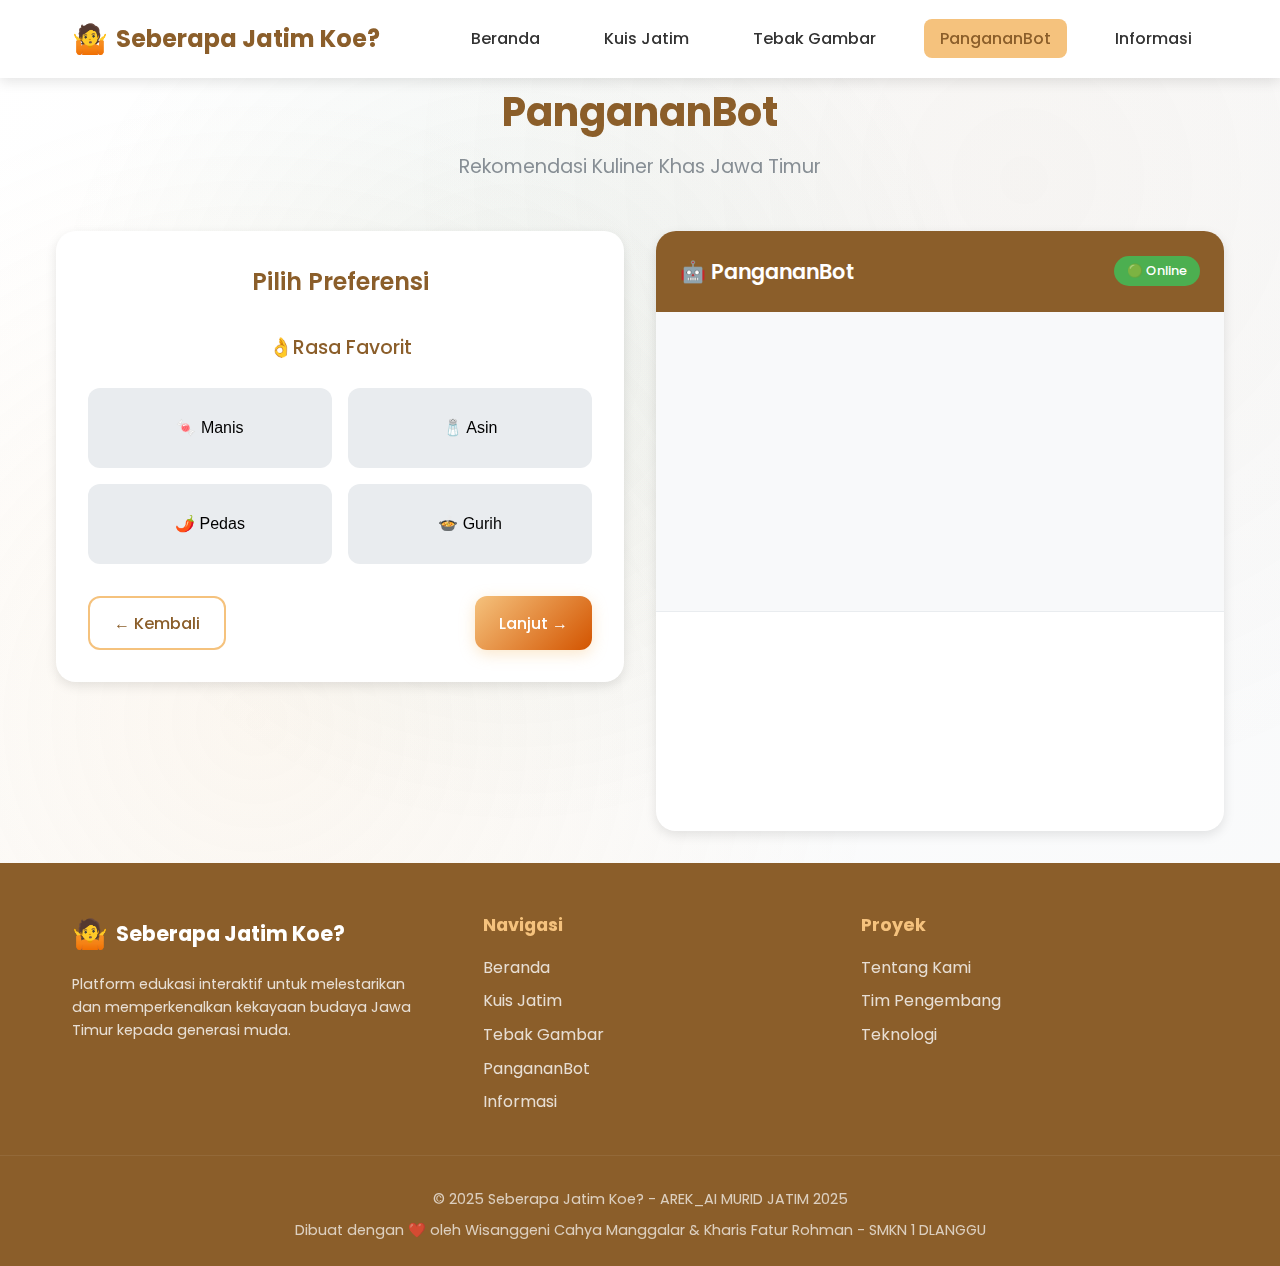
<file: foodbot.html>
<!DOCTYPE html>
<html lang="id">
<head>
    <meta charset="UTF-8">
    <meta name="viewport" content="width=device-width, initial-scale=1.0">
    <title>PangananBot | Seberapa Jatim Koe?</title>
    <link rel="preconnect" href="https://fonts.googleapis.com">
    <link rel="preconnect" href="https://fonts.gstatic.com" crossorigin>
    <link href="https://fonts.googleapis.com/css2?family=Poppins:wght@300;400;500;600;700&display=swap" rel="stylesheet">
    <link rel="stylesheet" href="assets/css/style.css">
    <link rel="stylesheet" href="assets/css/foodbot.css">
</head>
<body>
    <!-- Navigation Bar -->
    <nav class="navbar">
        <div class="nav-container">
            <a href="index.html" class="logo">
                <span class="logo-icon">🤷</span>
                Seberapa Jatim Koe?
            </a>
            
            <div class="menu-toggle" id="menuToggle">
                <span></span>
                <span></span>
                <span></span>
            </div>
            
            <ul class="nav-menu" id="navMenu">
                <li><a href="index.html" class="nav-link">Beranda</a></li>
                <li><a href="quiz.html" class="nav-link">Kuis Jatim</a></li>
                <li><a href="guesspicture.html" class="nav-link">Tebak Gambar</a></li>
                <li><a href="foodbot.html" class="nav-link active">PangananBot</a></li>
                <li><a href="informasi.html" class="nav-link">Informasi</a></li>
            </ul>
        </div>
    </nav>

    <main class="main-content">
        <div id="foodbot-container" class="foodbot-container">
            <h1 class="foodbot-title">PangananBot</h1>
            <p class="foodbot-subtitle">Rekomendasi Kuliner Khas Jawa Timur</p>

            <div class="foodbot-layout">
                <!-- Wizard Section -->
                <div class="wizard-section">
                    <h3>Pilih Preferensi</h3>
                    
                    <!-- Step 1: Rasa -->
                    <div class="wizard-step active" id="step1">
                        <h4>👌Rasa Favorit</h4>
                        <div class="option-grid">
                            <button class="wizard-option" data-value="manis">
                                🍬 Manis
                            </button>
                            <button class="wizard-option" data-value="asin">
                                🧂 Asin
                            </button>
                            <button class="wizard-option" data-value="pedas">
                                🌶️ Pedas
                            </button>
                            <button class="wizard-option" data-value="gurih">
                                🍲 Gurih
                            </button>
                        </div>
                    </div>

                    <!-- Step 2: Tingkat -->
                    <div class="wizard-step" id="step2">
                        <h4>😋Jenis Makanan</h4>
                        <div class="option-grid">
                            <button class="wizard-option" data-value="ringan">
                                🥗 Cemilan / Makanan Ringan
                            </button>
                            <button class="wizard-option" data-value="berat">
                                🍛 Makanan Berat
                            </button>
                        </div>
                    </div>

                    <!-- Navigation -->
                    <div class="wizard-actions">
                        <button id="prevStep" class="btn btn-outline" disabled>
                            ← Kembali
                        </button>
                        <button id="nextStep" class="btn btn-primary" disabled>
                            Lanjut →
                        </button>
                    </div>
                </div>

                <!-- Chat Section -->
                <div class="chat-section">
                    <div class="chat-header">
                        <h3>🤖 PangananBot</h3>
                        <span class="bot-status">🟢 Online</span>
                    </div>
                    
                    <div class="chat-messages" id="chatMessages">
                        <!-- Messages will appear here -->
                    </div>
                    
                    <div class="recommendation-result" id="recommendationResult">
                        <!-- Results will appear here -->
                    </div>
                </div>
            </div>
        </div>
    </main>

    <!-- Footer -->
    <footer class="footer">
        <div class="footer-content">
            <div class="footer-brand">
                <div class="logo-footer">
                    <span class="logo-icon">🤷</span>
                    Seberapa Jatim Koe?
                </div>
                <p class="footer-desc">
                    Platform edukasi interaktif untuk melestarikan dan memperkenalkan kekayaan budaya Jawa Timur kepada generasi muda.
                </p>
            </div>
            
            <div class="footer-links">
                <div class="link-group">
                    <h4>Navigasi</h4>
                    <a href="index.html">Beranda</a>
                    <a href="quiz.html">Kuis Jatim</a>
                    <a href="guesspicture.html">Tebak Gambar</a>
                    <a href="foodbot.html">PangananBot</a>
                    <a href="informasi.html">Informasi</a>
                </div>
                
                <div class="link-group">
                    <h4>Proyek</h4>
                    <a href="informasi.html">Tentang Kami</a>
                    <a href="informasi.html">Tim Pengembang</a>
                    <a href="informasi.html">Teknologi</a>
                </div>
            </div>
        </div>
        
        <div class="footer-bottom">
            <p>&copy; 2025 Seberapa Jatim Koe? - AREK_AI MURID JATIM 2025</p>
            <p>Dibuat dengan ❤️ oleh Wisanggeni Cahya Manggalar & Kharis Fatur Rohman - SMKN 1 DLANGGU</p>
        </div>
    </footer>

    <!-- Scripts -->
    <script src="assets/data/foods.js"></script>
    <script src="assets/js/foodbot.js"></script>
    <script>
        // Mobile menu toggle
        document.getElementById('menuToggle')?.addEventListener('click', function() {
            const navMenu = document.getElementById('navMenu');
            this.classList.toggle('active');
            navMenu.classList.toggle('active');
        });

        // Close mobile menu when clicking outside
        document.addEventListener('click', function(event) {
            const menuToggle = document.getElementById('menuToggle');
            const navMenu = document.getElementById('navMenu');
            const isClickInsideNav = event.target.closest('.nav-container');
            
            if (!isClickInsideNav && navMenu?.classList.contains('active')) {
                menuToggle?.classList.remove('active');
                navMenu?.classList.remove('active');
            }
        });
    </script>
</body>
</html>
</file>
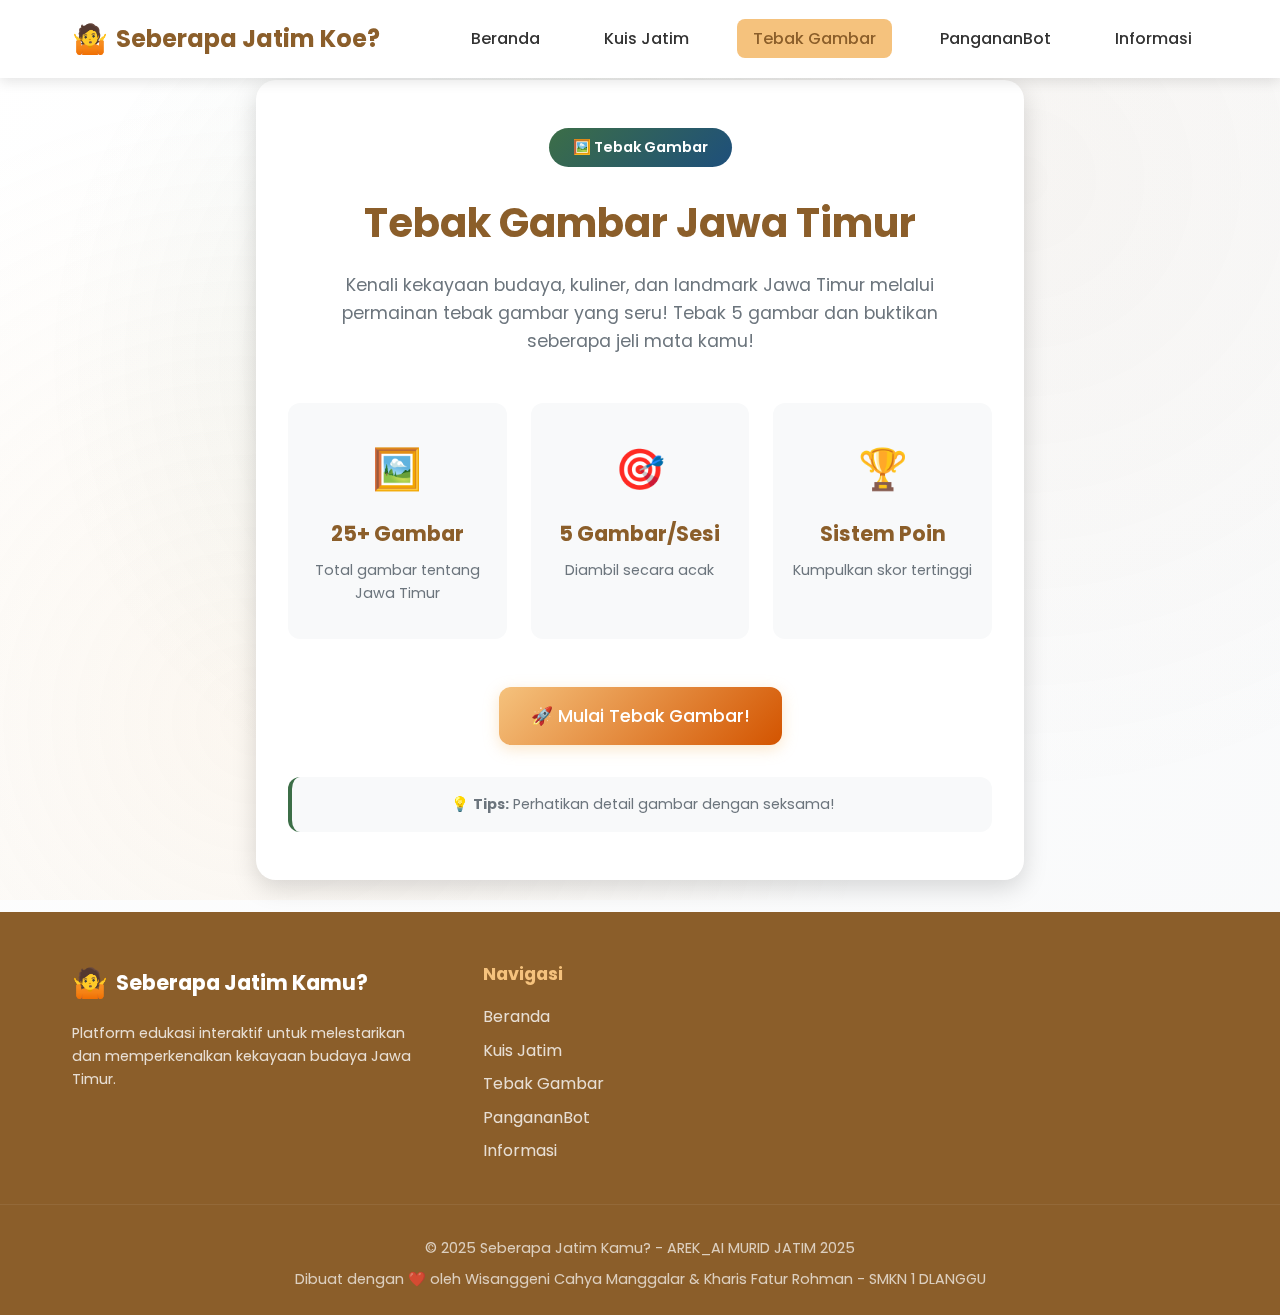
<file: guesspicture.html>
<!DOCTYPE html>
<html lang="id">
<head>
    <meta charset="UTF-8">
    <meta name="viewport" content="width=device-width, initial-scale=1.0">
    <title>Tebak Gambar - Seberapa Jatim Kamu?</title>
    <link rel="preconnect" href="https://fonts.googleapis.com">
    <link rel="preconnect" href="https://fonts.gstatic.com" crossorigin>
    <link href="https://fonts.googleapis.com/css2?family=Poppins:wght@300;400;500;600;700;800&display=swap" rel="stylesheet">
    <link rel="stylesheet" href="assets/css/style.css">
    <link rel="stylesheet" href="assets/css/guesspicture.css">
    <link rel="stylesheet" href="assets/css/animations.css">
</head>
<body>
    <!-- Navigation Bar -->
    <nav class="navbar">
        <div class="nav-container">
            <a href="index.html" class="logo">
                <span class="logo-icon">🤷</span>
                Seberapa Jatim Koe?
            </a>
            
            <div class="menu-toggle" id="menuToggle">
                <span></span>
                <span></span>
                <span></span>
            </div>
            
            <ul class="nav-menu" id="navMenu">
                <li><a href="index.html" class="nav-link">Beranda</a></li>
                <li><a href="quiz.html" class="nav-link">Kuis Jatim</a></li>
                <li><a href="guesspicture.html" class="nav-link active">Tebak Gambar</a></li>
                <li><a href="foodbot.html" class="nav-link">PangananBot</a></li>
                <li><a href="informasi.html" class="nav-link">Informasi</a></li>
            </ul>
        </div>
    </nav>
    <!-- Main Content -->
    <main class="main-content">
        <div class="guess-container">
            <!-- Start Screen -->
            <div id="startScreen" class="guess-screen active">
                <div class="start-content">
                    <div class="guess-header">
                        <div class="guess-badge">🖼️ Tebak Gambar</div>
                        <h1 class="guess-title">Tebak Gambar Jawa Timur</h1>
                        <p class="guess-description">
                            Kenali kekayaan budaya, kuliner, dan landmark Jawa Timur melalui permainan tebak gambar yang seru! 
                            Tebak 5 gambar dan buktikan seberapa jeli mata kamu!
                        </p>
                    </div>

                    <div class="guess-info-cards">
                        <div class="info-card">
                            <div class="info-icon">🖼️</div>
                            <h3>25+ Gambar</h3>
                            <p>Total gambar tentang Jawa Timur</p>
                        </div>
                        <div class="info-card">
                            <div class="info-icon">🎯</div>
                            <h3>5 Gambar/Sesi</h3>
                            <p>Diambil secara acak</p>
                        </div>
                        <div class="info-card">
                            <div class="info-icon">🏆</div>
                            <h3>Sistem Poin</h3>
                            <p>Kumpulkan skor tertinggi</p>
                        </div>
                    </div>

                    <div class="guess-actions">
                        <button id="startGuess" class="btn btn-primary btn-large">
                            🚀 Mulai Tebak Gambar!
                        </button>
                        <div class="guess-tips">
                            <p>💡 <strong>Tips:</strong> Perhatikan detail gambar dengan seksama!</p>
                        </div>
                    </div>
                </div>
            </div>

            <!-- Game Screen -->
            <div id="gameScreen" class="guess-screen">
                <div class="game-progress">
                    <div class="progress-header">
                        <div class="progress-text" id="progressText">Gambar 1 dari 5</div>
                    </div>
                    <div class="progress-bar">
                        <div class="progress-fill" id="progressFill"></div>
                    </div>
                </div>

                <div class="game-content">
                    <div class="image-container">
                        <div class="image-placeholder" id="imagePlaceholder">
                            <!-- Gambar akan ditampilkan di sini -->
                        </div>
                    </div>

                    <div class="question-container">
                        <h2 class="question-text" id="questionText">Apa nama gambar di atas?</h2>
                        
                        <div class="options-grid" id="optionsContainer">
                            <!-- Opsi akan diisi oleh JavaScript -->
                        </div>
                    </div>
                </div>

                <div class="game-navigation">
                    <button id="nextImage" class="btn btn-primary" disabled>
                        Gambar Berikutnya →
                    </button>
                </div>
            </div>

            <!-- Results Screen -->
            <div id="resultsScreen" class="guess-screen">
                <div class="results-content">
                    <div class="results-header">
                        <div class="results-badge" id="resultsBadge">🎯</div>
                        <h1 class="results-title" id="resultsTitle">Hasil Tebak Gambar</h1>
                        <div class="score-circle">
                            <span class="score-number" id="scoreNumber">0</span>
                            <span class="score-total">/5</span>
                        </div>
                    </div>

                    <div class="results-message" id="resultsMessage">
                        <!-- Pesan hasil akan diisi oleh JavaScript -->
                    </div>

                    <div class="results-details">
                        <div class="detail-item">
                            <span class="detail-label">Jawaban Benar:</span>
                            <span class="detail-value" id="correctAnswers">0</span>
                        </div>
                        <div class="detail-item">
                            <span class="detail-label">Total Gambar:</span>
                            <span class="detail-value">5</span>
                        </div>
                        <div class="detail-item">
                            <span class="detail-label">Persentase:</span>
                            <span class="detail-value" id="percentage">0%</span>
                        </div>
                    </div>

                    <div class="results-actions">
                        <button id="playAgain" class="btn btn-primary">
                            🔄 Main Lagi
                        </button>
                        <a href="index.html" class="btn btn-outline">
                            🏠 Kembali ke Beranda
                        </a>
                    </div>

                    <div class="results-share">
                        <p>Bagikan hasilmu!</p>
                        <div class="share-buttons">
                            <button class="btn btn-outline" onclick="bagikanHasilTebakGambar()">
                                📤 Bagikan
                            </button>
                        </div>
                    </div>
                </div>
            </div>
        </div>
    </main>

    <!-- Footer -->
    <footer class="footer">
        <div class="footer-content">
            <div class="footer-brand">
                <div class="logo-footer">
                    <span class="logo-icon">🤷</span>
                    Seberapa Jatim Kamu?
                </div>
                <p class="footer-desc">
                    Platform edukasi interaktif untuk melestarikan dan memperkenalkan kekayaan budaya Jawa Timur.
                </p>
            </div>
            
            <div class="footer-links">
                <div class="link-group">
                    <h4>Navigasi</h4>
                    <a href="index.html">Beranda</a>
                    <a href="quiz.html">Kuis Jatim</a>
                    <a href="guesspicture.html">Tebak Gambar</a>
                    <a href="foodbot.html">PangananBot</a>
                    <a href="informasi.html">Informasi</a>
                </div>
            </div>
        </div>
        
        <div class="footer-bottom">
            <p>&copy; 2025 Seberapa Jatim Kamu? - AREK_AI MURID JATIM 2025</p>
            <p>Dibuat dengan ❤️ oleh Wisanggeni Cahya Manggalar & Kharis Fatur Rohman - SMKN 1 DLANGGU</p>
        </div>
    </footer>

    <!-- Scripts -->
    <script src="assets/data/guess-picture.js"></script>
    <script src="assets/js/guesspicture.js"></script>

    <script>
        // Mobile menu toggle
        document.getElementById("menuToggle").addEventListener("click", function() {
            const navMenu = document.getElementById("navMenu");
            this.classList.toggle("active");
            navMenu.classList.toggle("active");
        });

        // Fungsi untuk bagikan hasil
        function bagikanHasilTebakGambar() {
            const scoreNumber = document.getElementById('scoreNumber');
            const percentage = document.getElementById('percentage');
            
            if (!scoreNumber || !percentage) return;
            
            const skor = scoreNumber.textContent;
            const total = 5;
            const persentase = percentage.textContent;
            
            const teks = `🖼️ Aku baru saja menyelesaikan Tebak Gambar Jawa Timur di Seberapa Jatim Kamu? dan mendapatkan ${skor}/${total} (${persentase})! Coba tantangan ini di: ${window.location.origin}`;
            
            if (navigator.share) {
                navigator.share({
                    title: 'Hasil Tebak Gambar Jawa Timur - Seberapa Jatim Kamu?',
                    text: teks,
                    url: window.location.href
                });
            } else {
                navigator.clipboard.writeText(teks).then(() => {
                    alert('Hasil berhasil disalin ke clipboard! 📋');
                });
            }
        }
    </script>
</body>
</html>
</file>
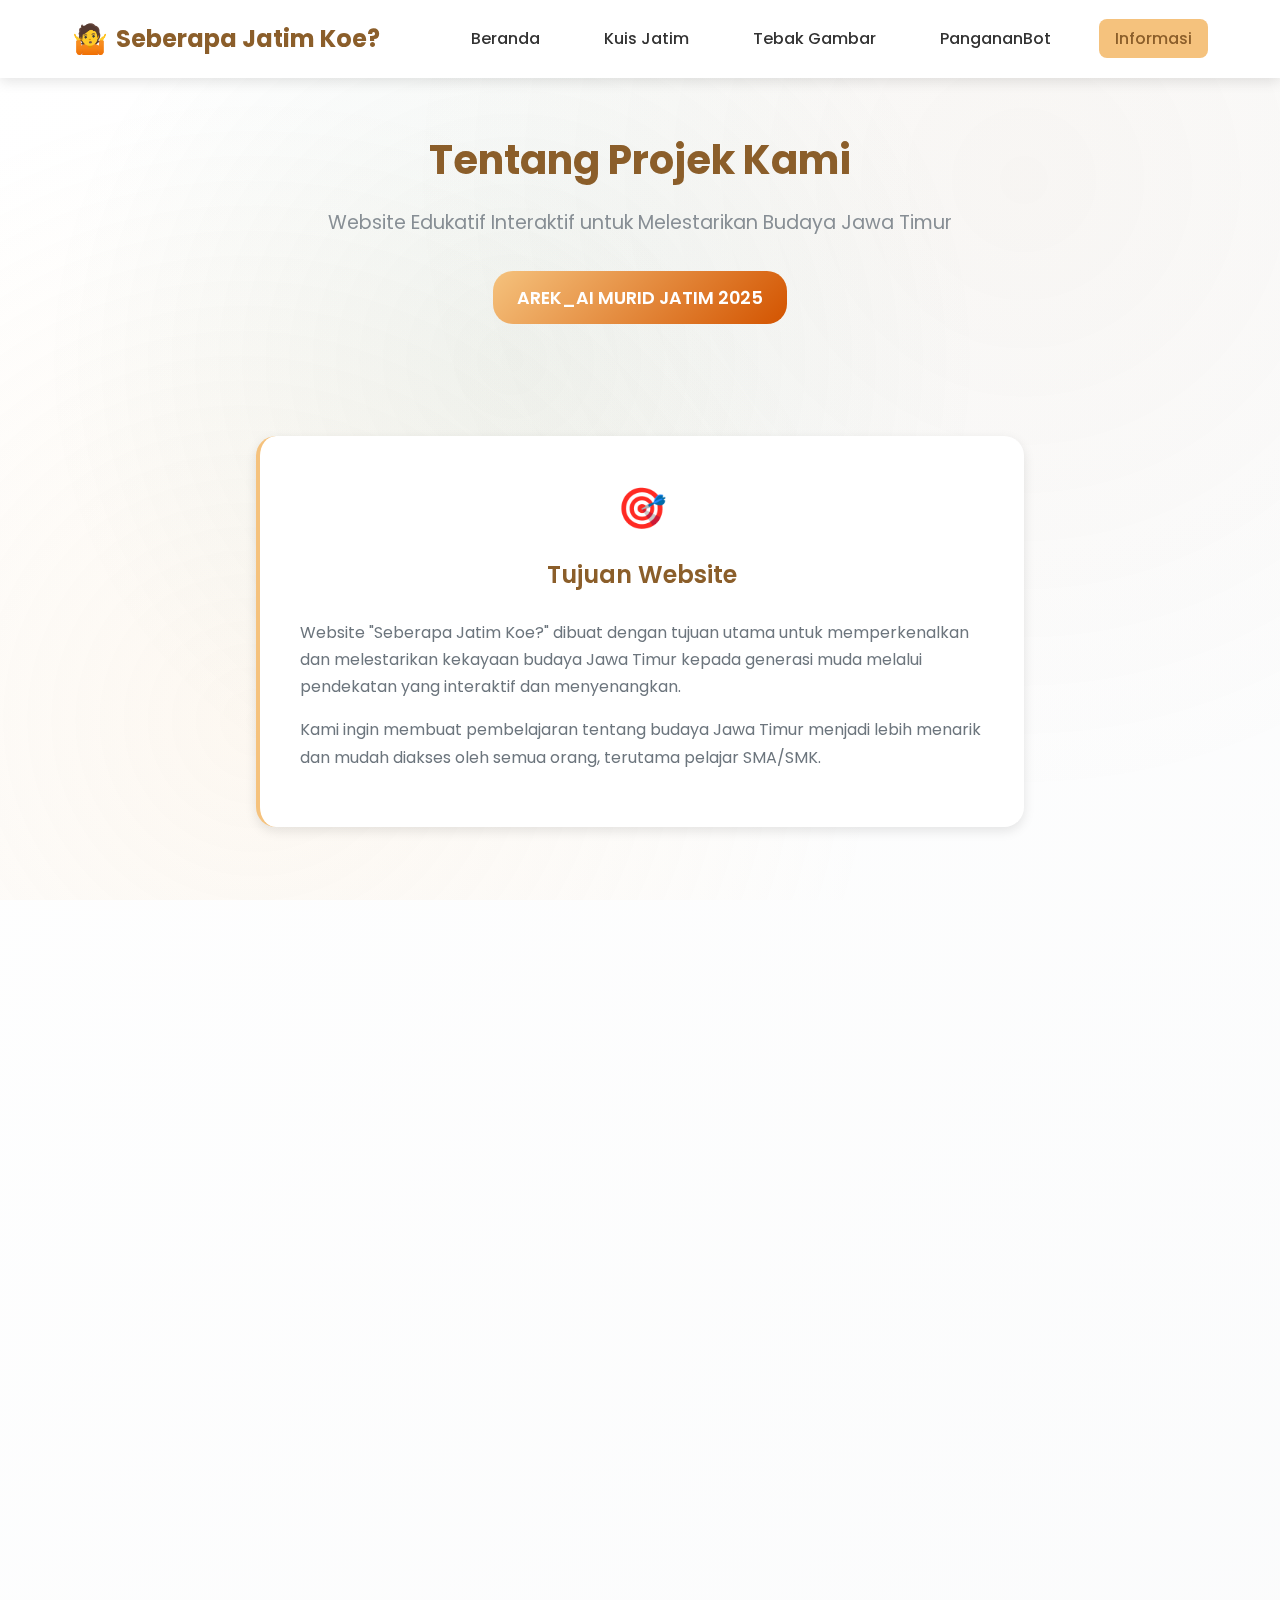
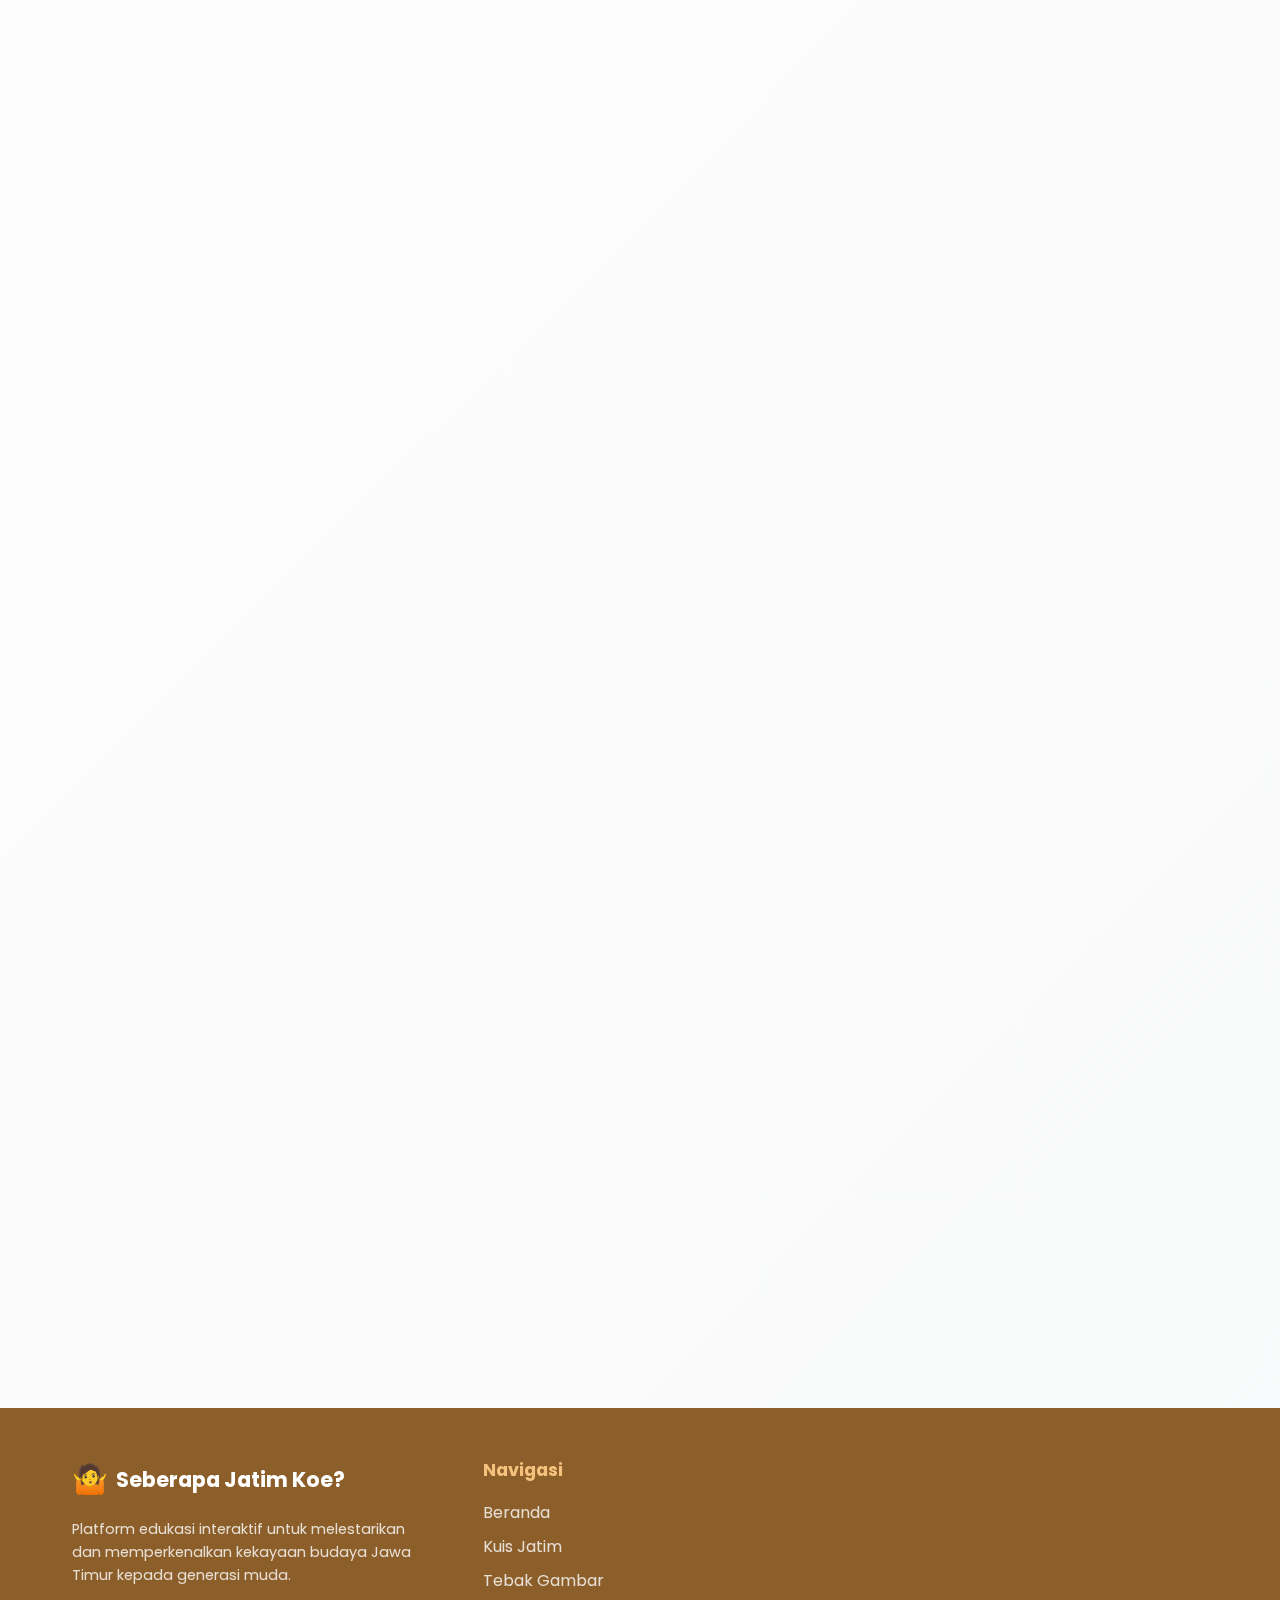
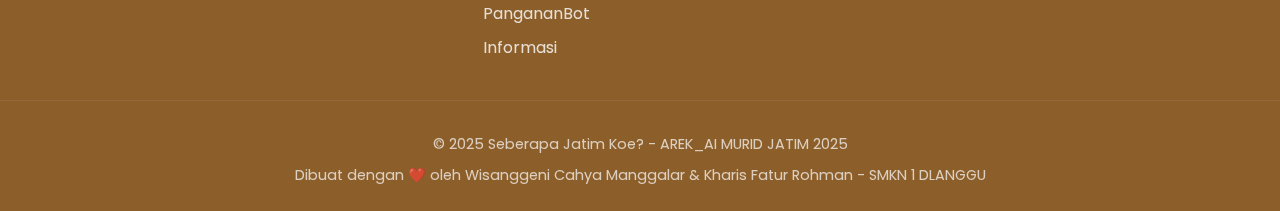
<file: informasi.html>
<!DOCTYPE html>
<html lang="id">
<head>
    <meta charset="UTF-8">
    <meta name="viewport" content="width=device-width, initial-scale=1.0">
    <title>Informasi | Seberapa Jatim Koe?</title>
    <link rel="preconnect" href="https://fonts.googleapis.com">
    <link rel="preconnect" href="https://fonts.gstatic.com" crossorigin>
    <link href="https://fonts.googleapis.com/css2?family=Poppins:wght@300;400;500;600;700&display=swap" rel="stylesheet">
    <link rel="stylesheet" href="assets/css/style.css">
    <link rel="stylesheet" href="assets/css/informasi.css">
</head>
<body>
    <!-- Navigation Bar -->
    <nav class="navbar">
        <div class="nav-container">
            <a href="index.html" class="logo">
                <span class="logo-icon">🤷</span>
                Seberapa Jatim Koe?
            </a>
            
            <div class="menu-toggle" id="menuToggle">
                <span></span>
                <span></span>
                <span></span>
            </div>
            
            <ul class="nav-menu" id="navMenu">
                <li><a href="index.html" class="nav-link">Beranda</a></li>
                <li><a href="quiz.html" class="nav-link">Kuis Jatim</a></li>
                <li><a href="guesspicture.html" class="nav-link">Tebak Gambar</a></li>
                <li><a href="foodbot.html" class="nav-link">PangananBot</a></li>
                <li><a href="informasi.html" class="nav-link active">Informasi</a></li>
            </ul>
        </div>
    </nav>

    <main class="main-content">
        <div class="informasi-container">
            <!-- Header Section -->
            <section class="informasi-header">
                <h1>Tentang Projek Kami</h1>
                <p class="subtitle">Website Edukatif Interaktif untuk Melestarikan Budaya Jawa Timur</p>
                <div class="project-badge">AREK_AI MURID JATIM 2025</div>
            </section>

            <!-- Tujuan Section -->
            <section class="info-section">
                <div class="section-icon">🎯</div>
                <h2>Tujuan Website</h2>
                <div class="content-box">
                    <p>Website "Seberapa Jatim Koe?" dibuat dengan tujuan utama untuk memperkenalkan dan melestarikan kekayaan budaya Jawa Timur kepada generasi muda melalui pendekatan yang interaktif dan menyenangkan.</p>
                    <p>Kami ingin membuat pembelajaran tentang budaya Jawa Timur menjadi lebih menarik dan mudah diakses oleh semua orang, terutama pelajar SMA/SMK.</p>
                </div>
            </section>

            <!-- Manfaat Section -->
            <section class="info-section">
                <div class="section-icon">🌟</div>
                <h2>Manfaat untuk Pengguna</h2>
                <div class="content-box">
                    <div class="benefit-list">
                        <div class="benefit-item">
                            <span class="benefit-icon">🎓</span>
                            <div>
                                <h4>Edukasi Budaya</h4>
                                <p>Meningkatkan pengetahuan tentang kekayaan budaya Jawa Timur</p>
                            </div>
                        </div>
                        <div class="benefit-item">
                            <span class="benefit-icon">🤝</span>
                            <div>
                                <h4>Pengenalan Identitas</h4>
                                <p>Memperkuat rasa bangga dan identitas sebagai warga Jawa Timur</p>
                            </div>
                        </div>
                        <div class="benefit-item">
                            <span class="benefit-icon">💡</span>
                            <div>
                                <h4>Pembelajaran Interaktif</h4>
                                <p>Belajar dengan cara yang menyenangkan melalui kuis dan permainan</p>
                            </div>
                        </div>
                    </div>
                </div>
            </section>

            <!-- Alasan Tema Section -->
            <section class="info-section">
                <div class="section-icon">🏮</div>
                <h2>Kenapa Memilih Tema "Seberapa Jatim Koe?"</h2>
                <div class="content-box">
                    <p>Kami memilih tema ini karena:</p>
                    <ul class="reason-list">
                        <li>
                            <strong>Kekayaan Budaya yang Beragam:</strong> Jawa Timur memiliki budaya, kuliner, dan tradisi yang sangat kaya namun belum sepenuhnya dikenal generasi muda
                        </li>
                        <li>
                            <strong>Relevansi untuk Generasi Muda:</strong> Banyak pelajar yang kurang familiar dengan budaya daerah sendiri
                        </li>
                        <li>
                            <strong>Potensi Edukasi:</strong> Tema ini sangat cocok untuk media pembelajaran yang interaktif dan modern
                        </li>
                        <li>
                            <strong>Kearifan Lokal:</strong> Melestarikan warisan budaya melalui teknologi digital
                        </li>
                    </ul>
                </div>
            </section>

            <!-- Tim Section -->
            <section class="info-section">
                <div class="section-icon">👥</div>
                <h2>Tim Pengembang</h2>
                <div class="content-box">
                    <div class="team-simple">
                        <div class="developer">
                            <div class="dev-avatar">👨‍💻</div>
                            <div class="dev-info">
                                <h4>Wisanggeni Cahya Manggalar</h4>
                                <p>SMKN 1 DLANGGU</p>
                            </div>
                        </div>
                        <div class="developer">
                            <div class="dev-avatar">👨‍💻</div>
                            <div class="dev-info">
                                <h4>Kharis Fatur Rohman</h4>
                                <p>SMKN 1 DLANGGU</p>
                            </div>
                        </div>
                    </div>
                </div>
            </section>

            <!-- Teknologi Section -->
            <section class="info-section">
                <div class="section-icon">💻</div>
                <h2>Teknologi yang Digunakan</h2>
                <div class="content-box">
                    <div class="tech-simple">
                        <div class="tech-item">
                            <span class="tech-icon">🌐</span>
                            <span>HTML5, CSS3, JavaScript</span>
                        </div>
                        <div class="tech-item">
                            <span class="tech-icon">🤖</span>
                            <span>DeepSeek AI Assistant</span>
                        </div>
                        <div class="tech-item">
                            <span class="tech-icon">📱</span>
                            <span>Responsive Design</span>
                        </div>
                    </div>
                </div>
            </section>
        </div>
    </main>

    <!-- Footer -->
    <footer class="footer">
        <div class="footer-content">
            <div class="footer-brand">
                <div class="logo-footer">
                    <span class="logo-icon">🤷</span>
                    Seberapa Jatim Koe?
                </div>
                <p class="footer-desc">
                    Platform edukasi interaktif untuk melestarikan dan memperkenalkan kekayaan budaya Jawa Timur kepada generasi muda.
                </p>
            </div>
            
            <div class="footer-links">
                <div class="link-group">
                    <h4>Navigasi</h4>
                    <a href="index.html">Beranda</a>
                    <a href="quiz.html">Kuis Jatim</a>
                    <a href="guesspicture.html">Tebak Gambar</a>
                    <a href="foodbot.html">PangananBot</a>
                    <a href="informasi.html">Informasi</a>
                </div>
            </div>
        </div>
        
        <div class="footer-bottom">
            <p>&copy; 2025 Seberapa Jatim Koe? - AREK_AI MURID JATIM 2025</p>
            <p>Dibuat dengan ❤️ oleh Wisanggeni Cahya Manggalar & Kharis Fatur Rohman - SMKN 1 DLANGGU</p>
        </div>
    </footer>

    <script>
        // Mobile menu toggle
        document.getElementById('menuToggle')?.addEventListener('click', function() {
            const navMenu = document.getElementById('navMenu');
            this.classList.toggle('active');
            navMenu.classList.toggle('active');
        });

        // Close mobile menu when clicking outside
        document.addEventListener('click', function(event) {
            const menuToggle = document.getElementById('menuToggle');
            const navMenu = document.getElementById('navMenu');
            const isClickInsideNav = event.target.closest('.nav-container');
            
            if (!isClickInsideNav && navMenu?.classList.contains('active')) {
                menuToggle?.classList.remove('active');
                navMenu?.classList.remove('active');
            }
        });

        // Simple scroll animation
        document.addEventListener('DOMContentLoaded', function() {
            const observerOptions = {
                threshold: 0.1,
                rootMargin: '0px 0px -50px 0px'
            };

            const observer = new IntersectionObserver(function(entries) {
                entries.forEach(entry => {
                    if (entry.isIntersecting) {
                        entry.target.classList.add('animate-in');
                    }
                });
            }, observerOptions);

            document.querySelectorAll('.info-section').forEach(el => {
                observer.observe(el);
            });
        });
    </script>
</body>
</html>
</file>
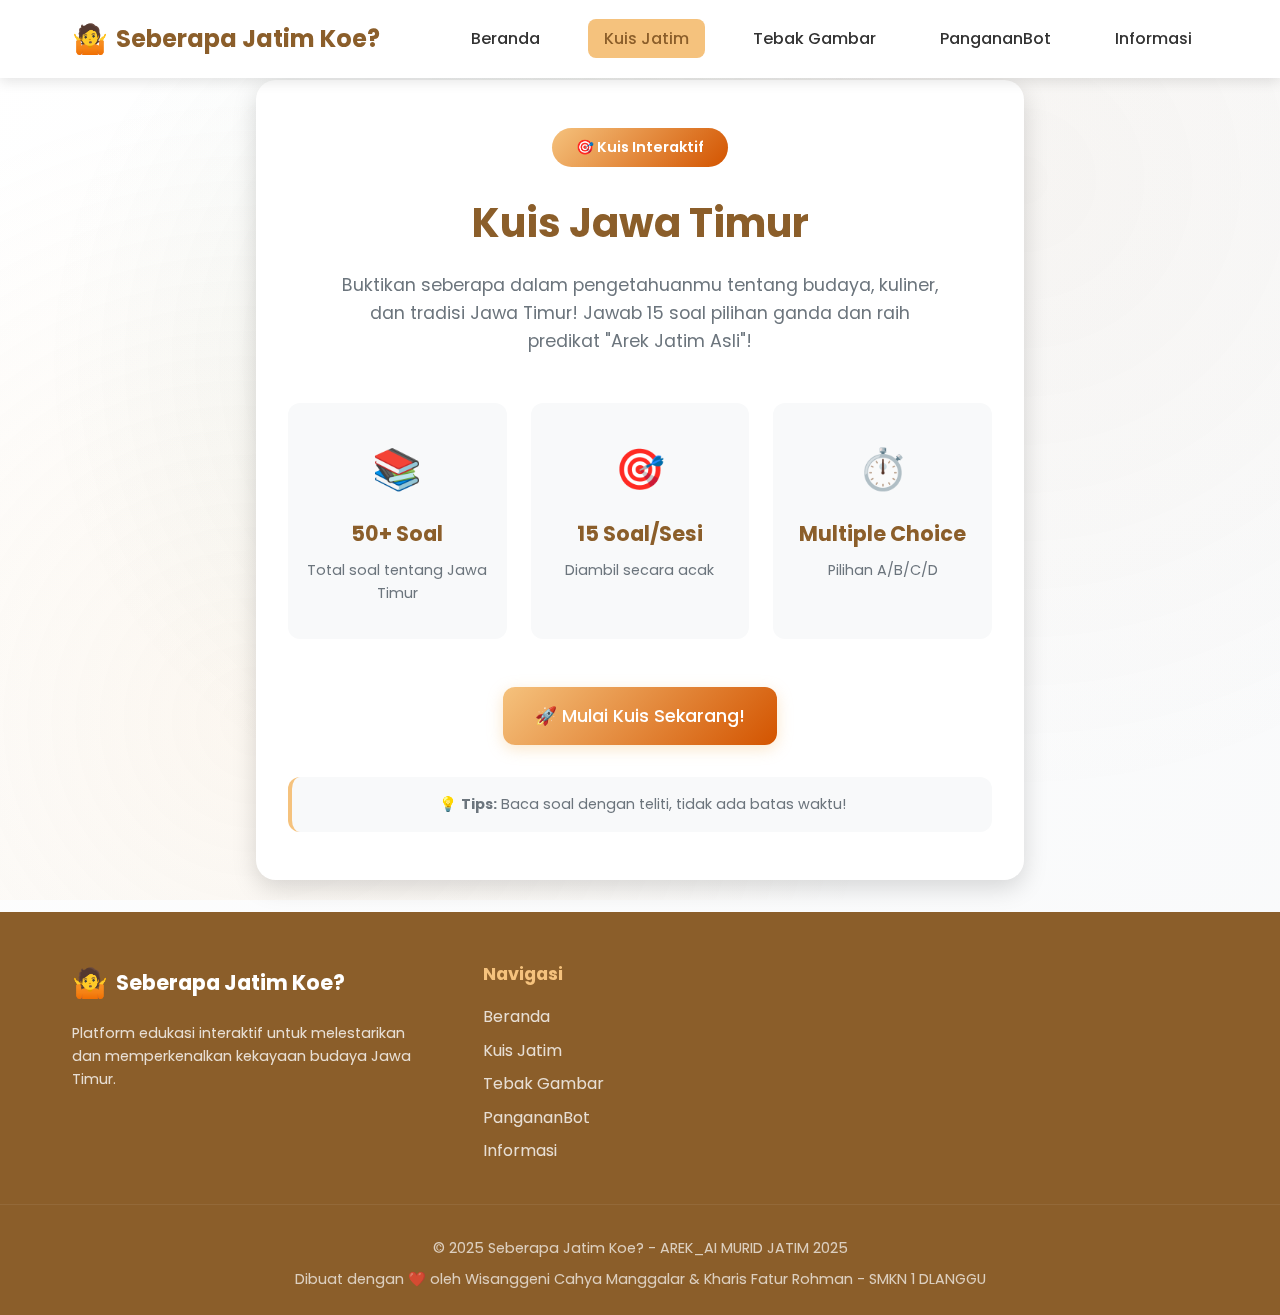
<file: quiz.html>
<!DOCTYPE html>
<html lang="id">
<head>
    <meta charset="UTF-8">
    <meta name="viewport" content="width=device-width, initial-scale=1.0">
    <title>Kuis Jawa Timur | Seberapa Jatim Koe?</title>
    <link rel="preconnect" href="https://fonts.googleapis.com">
    <link rel="preconnect" href="https://fonts.gstatic.com" crossorigin>
    <link href="https://fonts.googleapis.com/css2?family=Poppins:wght@300;400;500;600;700;800&display=swap" rel="stylesheet">
    <link rel="stylesheet" href="assets/css/style.css">
    <link rel="stylesheet" href="assets/css/quiz.css">
    <link rel="stylesheet" href="assets/css/animations.css">
</head>
<body>
    <!-- Navigation Bar -->
    <nav class="navbar">
        <div class="nav-container">
            <a href="index.html" class="logo">
                <span class="logo-icon">🤷</span>
                Seberapa Jatim Koe?
            </a>
            
            <div class="menu-toggle" id="menuToggle">
                <span></span>
                <span></span>
                <span></span>
            </div>
            
            <ul class="nav-menu" id="navMenu">
                <li><a href="index.html" class="nav-link">Beranda</a></li>
                <li><a href="quiz.html" class="nav-link active">Kuis Jatim</a></li>
                <li><a href="guesspicture.html" class="nav-link">Tebak Gambar</a></li>
                <li><a href="foodbot.html" class="nav-link">PangananBot</a></li>
                <li><a href="informasi.html" class="nav-link">Informasi</a></li>
            </ul>
        </div>
    </nav>

    <!-- Main Content -->
    <main class="main-content">
        <div class="quiz-container">
            <!-- Start Screen -->
            <div id="startScreen" class="quiz-screen active">
                <div class="start-content">
                    <div class="quiz-header">
                        <div class="quiz-badge">🎯 Kuis Interaktif</div>
                        <h1 class="quiz-title">Kuis Jawa Timur</h1>
                        <p class="quiz-description">
                            Buktikan seberapa dalam pengetahuanmu tentang budaya, kuliner, dan tradisi Jawa Timur! 
                            Jawab 15 soal pilihan ganda dan raih predikat "Arek Jatim Asli"!
                        </p>
                    </div>

                    <div class="quiz-info-cards">
                        <div class="info-card">
                            <div class="info-icon">📚</div>
                            <h3>50+ Soal</h3>
                            <p>Total soal tentang Jawa Timur</p>
                        </div>
                        <div class="info-card">
                            <div class="info-icon">🎯</div>
                            <h3>15 Soal/Sesi</h3>
                            <p>Diambil secara acak</p>
                        </div>
                        <div class="info-card">
                            <div class="info-icon">⏱️</div>
                            <h3>Multiple Choice</h3>
                            <p>Pilihan A/B/C/D</p>
                        </div>
                    </div>

                    <div class="quiz-actions">
                        <button id="startQuiz" class="btn btn-primary btn-large">
                            🚀 Mulai Kuis Sekarang!
                        </button>
                        <div class="quiz-tips">
                            <p>💡 <strong>Tips:</strong> Baca soal dengan teliti, tidak ada batas waktu!</p>
                        </div>
                    </div>
                </div>
            </div>

            <!-- Quiz Screen -->
            <div id="quizScreen" class="quiz-screen">
                <div class="quiz-progress">
                    <div class="progress-header">
                        <div class="progress-text" id="progressText">Soal 1 dari 15</div>
                        <div class="timer" id="timer">⏱️ Tidak Terbatas</div>
                    </div>
                    <div class="progress-bar">
                        <div class="progress-fill" id="progressFill"></div>
                    </div>
                </div>

                <div class="question-container">
                    <div class="question-header">
                        <span class="question-number" id="questionNumber">Q1</span>
                        <h2 class="question-text" id="questionText"></h2>
                    </div>
                    
                    <div class="options-grid" id="optionsContainer">
                        <!-- Opsi akan diisi oleh JavaScript -->
                    </div>
                </div>

                <div class="quiz-navigation">
                    <button id="nextQuestion" class="btn btn-primary" disabled>
                        Lanjut ke Soal Berikutnya →
                    </button>
                </div>
            </div>

            <!-- Results Screen -->
            <div id="resultsScreen" class="quiz-screen">
                <div class="results-content">
                    <div class="results-header">
                        <div class="results-badge" id="resultsBadge">🎯</div>
                        <h1 class="results-title" id="resultsTitle">Hasil Kuis</h1>
                        <div class="score-circle">
                            <span class="score-number" id="scoreNumber">0</span>
                            <span class="score-total">/15</span>
                        </div>
                    </div>

                    <div class="results-message" id="resultsMessage">
                        <!-- Pesan hasil akan diisi oleh JavaScript -->
                    </div>

                    <div class="results-details">
                        <div class="detail-item">
                            <span class="detail-label">Jawaban Benar:</span>
                            <span class="detail-value" id="correctAnswers">0</span>
                        </div>
                        <div class="detail-item">
                            <span class="detail-label">Total Soal:</span>
                            <span class="detail-value">15</span>
                        </div>
                        <div class="detail-item">
                            <span class="detail-label">Persentase:</span>
                            <span class="detail-value" id="percentage">0%</span>
                        </div>
                    </div>

                    <div class="results-actions">
                        <button id="playAgain" class="btn btn-primary">
                            🔄 Main Lagi
                        </button>
                        <a href="index.html" class="btn btn-outline">
                            🏠 Kembali ke Beranda
                        </a>
                    </div>

                    <div class="results-share">
                        <p>Bagikan hasilmu!</p>
                        <div class="share-buttons">
                            <button class="btn btn-outline" onclick="bagikanHasil()">
                                📤 Bagikan
                            </button>
                        </div>
                    </div>
                </div>
            </div>
        </div>
    </main>

    <!-- Footer -->
    <footer class="footer">
        <div class="footer-content">
            <div class="footer-brand">
                <div class="logo-footer">
                    <span class="logo-icon">🤷</span>
                    Seberapa Jatim Koe?
                </div>
                <p class="footer-desc">
                    Platform edukasi interaktif untuk melestarikan dan memperkenalkan kekayaan budaya Jawa Timur.
                </p>
            </div>
            
            <div class="footer-links">
                <div class="link-group">
                    <h4>Navigasi</h4>
                    <a href="index.html">Beranda</a>
                    <a href="quiz.html">Kuis Jatim</a>
                    <a href="guesspicture.html">Tebak Gambar</a>
                    <a href="foodbot.html">PangananBot</a>
                    <a href="informasi.html">Informasi</a>
                </div>
            </div>
        </div>
        
        <div class="footer-bottom">
            <p>&copy; 2025 Seberapa Jatim Koe? - AREK_AI MURID JATIM 2025</p>
            <p>Dibuat dengan ❤️ oleh Wisanggeni Cahya Manggalar & Kharis Fatur Rohman - SMKN 1 DLANGGU</p>
        </div>
    </footer>

 <!-- Di bagian scripts, perbaiki path -->
<script src="assets/data/quiz-questions.js"></script>
<script src="assets/js/utils.js"></script> <!-- Jika ada file utils -->
<script src="assets/js/quiz.js"></script>


</body>
</html>
</file>
<file: assets/css/foodbot.css>
/* FOODBOT STYLES - CLEAN & RESPONSIVE */
.foodbot-container {
    max-width: 1200px;
    margin: 2rem auto;
    padding: 0 1rem;
}

.foodbot-title {
    font-size: 2.5rem;
    color: var(--coklat-kayu);
    text-align: center;
    margin-bottom: 0.5rem;
    font-weight: 700;
}

.foodbot-subtitle {
    font-size: 1.2rem;
    color: var(--abu-gelap);
    text-align: center;
    margin-bottom: 3rem;
    opacity: 0.8;
}

/* Layout */
.foodbot-layout {
    display: grid;
    grid-template-columns: 1fr 1fr;
    gap: 2rem;
    min-height: 600px;
}

/* Wizard Section */
.wizard-section {
    background: var(--putih);
    padding: 2rem;
    border-radius: var(--radius-besar);
    box-shadow: var(--shadow-lembut);
    display: flex;
    flex-direction: column;
    height: fit-content;
}

.wizard-section h3 {
    color: var(--coklat-kayu);
    margin-bottom: 2rem;
    text-align: center;
    font-size: 1.5rem;
    font-weight: 600;
}

.wizard-step {
    display: none;
}

.wizard-step.active {
    display: block;
    animation: fadeIn 0.5s ease;
}

.wizard-step h4 {
    color: var(--coklat-kayu);
    margin-bottom: 1.5rem;
    text-align: center;
    font-size: 1.2rem;
    font-weight: 500;
}

.option-grid {
    display: grid;
    gap: 1rem;
    grid-template-columns: 1fr 1fr;
}

.wizard-option {
    background: var(--abu-sedang);
    border: 2px solid transparent;
    padding: 1.5rem 1rem;
    border-radius: var(--radius-sedang);
    font-size: 1rem;
    text-align: center;
    cursor: pointer;
    transition: var(--transition-cepat);
    font-weight: 500;
    display: flex;
    flex-direction: column;
    align-items: center;
    gap: 0.5rem;
    min-height: 80px;
    justify-content: center;
}

.wizard-option:hover {
    background: var(--emas-jatim);
    border-color: var(--coklat-kayu);
    transform: translateY(-2px);
    box-shadow: var(--shadow-lembut);
}

.wizard-option.selected {
    background: var(--coklat-kayu);
    color: var(--putih);
    border-color: var(--coklat-kayu);
    transform: translateY(-2px);
    box-shadow: var(--shadow-medium);
}

.wizard-actions {
    display: flex;
    justify-content: space-between;
    margin-top: 2rem;
    gap: 1rem;
}

/* Chat Section */
.chat-section {
    background: var(--putih);
    border-radius: var(--radius-besar);
    box-shadow: var(--shadow-lembut);
    display: flex;
    flex-direction: column;
    overflow: hidden;
    height: 600px;
}

.chat-header {
    background: var(--coklat-kayu);
    color: var(--putih);
    padding: 1.5rem;
    text-align: center;
    display: flex;
    justify-content: space-between;
    align-items: center;
}

.chat-header h3 {
    margin: 0;
    font-size: 1.3rem;
    font-weight: 600;
}

.bot-status {
    background: #4CAF50;
    padding: 0.3rem 0.8rem;
    border-radius: 20px;
    font-size: 0.8rem;
    font-weight: 500;
}

.chat-messages {
    flex: 1;
    padding: 1.5rem;
    overflow-y: auto;
    max-height: 300px;
    background: var(--abu-muda);
    border-bottom: 1px solid var(--abu-sedang);
}

.message {
    margin-bottom: 1rem;
    animation: slideInUp 0.3s ease;
}

.message-content {
    padding: 1rem;
    border-radius: var(--radius-sedang);
    background: var(--putih);
    line-height: 1.5;
    box-shadow: var(--shadow-lembut);
    font-size: 0.95rem;
}

.bot-message .message-content {
    background: var(--emas-jatim);
    color: var(--coklat-kayu);
    border-left: 4px solid var(--coklat-kayu);
}

/* Results Section */
.recommendation-result {
    padding: 1.5rem;
    background: var(--putih);
    overflow-y: auto;
    max-height: 300px;
}

/* Loading State */
.loading-state {
    text-align: center;
    padding: 3rem 2rem;
    color: var(--abu-gelap);
}

.loading-state .spinner {
    border: 3px solid rgba(0, 0, 0, 0.1);
    border-left: 3px solid var(--coklat-kayu);
    border-radius: 50%;
    width: 40px;
    height: 40px;
    animation: spin 1s linear infinite;
    margin: 0 auto 1rem;
}

.loading-subtitle {
    opacity: 0.7;
    font-size: 0.9rem;
    margin-top: 0.5rem;
}

/* Results Grid */
.results-container {
    padding: 1rem 0;
}

.foods-grid {
    display: grid;
    gap: 1.5rem;
    grid-template-columns: 1fr;
    margin-bottom: 2rem;
}

.food-card {
    background: var(--putih);
    border-radius: var(--radius-besar);
    box-shadow: var(--shadow-lembut);
    overflow: hidden;
    transition: var(--transition-cepat);
    animation: fadeInUp 0.6s ease;
    border: 1px solid var(--abu-sedang);
}

.food-card:hover {
    transform: translateY(-5px);
    box-shadow: var(--shadow-medium);
}

.food-header {
    position: relative;
    background: var(--gradient-emas);
    padding: 1.5rem;
    text-align: center;
    color: white;
}

.food-image {
    font-size: 2.5rem;
    margin-bottom: 0.5rem;
}

.food-match {
    position: absolute;
    top: 10px;
    right: 10px;
    background: rgba(255, 255, 255, 0.95);
    color: var(--coklat-kayu);
    padding: 0.3rem 0.8rem;
    border-radius: 20px;
    font-size: 0.8rem;
    font-weight: 600;
}

.food-body {
    padding: 1.5rem;
}

.food-body h4 {
    color: var(--coklat-kayu);
    margin-bottom: 0.5rem;
    font-size: 1.3rem;
    font-weight: 600;
}

.food-location {
    color: var(--biru-laut);
    font-size: 0.9rem;
    margin-bottom: 1rem;
    font-weight: 500;
}

.food-description {
    color: var(--abu-gelap);
    margin-bottom: 1rem;
    line-height: 1.6;
    font-size: 0.95rem;
}

.food-tags {
    display: flex;
    gap: 0.5rem;
    margin-bottom: 1rem;
    flex-wrap: wrap;
}

.tag {
    padding: 0.3rem 0.8rem;
    border-radius: 20px;
    font-size: 0.8rem;
    font-weight: 500;
}

.tag.level {
    background: var(--biru-laut);
    color: white;
}

.tag.flavor {
    background: var(--emas-jatim);
    color: var(--coklat-kayu);
}

.food-info {
    border-top: 1px solid var(--abu-sedang);
    padding-top: 1rem;
    margin-top: 1rem;
}

.food-info p {
    margin-bottom: 0.5rem;
    font-size: 0.9rem;
    line-height: 1.5;
}

.food-info strong {
    color: var(--coklat-kayu);
}

/* No Results & Error */
.no-results, .error-state {
    text-align: center;
    padding: 3rem 2rem;
    color: var(--abu-gelap);
}

.no-results-icon, .error-icon {
    font-size: 3rem;
    margin-bottom: 1rem;
}

.no-results h4, .error-state h4 {
    color: var(--coklat-kayu);
    margin-bottom: 1rem;
    font-weight: 600;
}

.no-results p, .error-state p {
    margin-bottom: 1.5rem;
    line-height: 1.5;
}

.results-actions {
    text-align: center;
    margin-top: 2rem;
    padding-top: 1rem;
    border-top: 1px solid var(--abu-sedang);
}

/* Animations */
@keyframes spin {
    0% { transform: rotate(0deg); }
    100% { transform: rotate(360deg); }
}

@keyframes fadeIn {
    from { opacity: 0; }
    to { opacity: 1; }
}

@keyframes fadeInUp {
    from {
        opacity: 0;
        transform: translateY(20px);
    }
    to {
        opacity: 1;
        transform: translateY(0);
    }
}

@keyframes slideInUp {
    from {
        opacity: 0;
        transform: translateY(10px);
    }
    to {
        opacity: 1;
        transform: translateY(0);
    }
}

/* Responsive */
@media (max-width: 968px) {
    .foodbot-layout {
        grid-template-columns: 1fr;
        gap: 1rem;
    }
    
    .wizard-section {
        order: 2;
    }
    
    .chat-section {
        order: 1;
        height: 400px;
    }
}

@media (max-width: 768px) {
    .foodbot-container {
        margin: 1rem auto;
    }
    
    .foodbot-title {
        font-size: 2rem;
    }
    
    .foodbot-subtitle {
        font-size: 1.1rem;
    }
    
    .option-grid {
        grid-template-columns: 1fr;
    }
    
    .wizard-option {
        padding: 1rem;
        flex-direction: row;
        justify-content: flex-start;
        text-align: left;
        min-height: 60px;
    }
    
    .wizard-section,
    .chat-section {
        padding: 1.5rem;
    }
    
    .wizard-actions {
        flex-direction: column;
    }
}

@media (max-width: 480px) {
    .foodbot-title {
        font-size: 1.8rem;
    }
    
    .wizard-section,
    .chat-section {
        padding: 1rem;
    }
    
    .chat-messages {
        padding: 1rem;
        max-height: 250px;
    }
    
    .recommendation-result {
        padding: 1rem;
    }
    
    .food-body {
        padding: 1rem;
    }
    
    .food-header {
        padding: 1rem;
    }
}
</file>
<file: assets/css/guesspicture.css>
/* ===== GUESS PICTURE STYLES ===== */

.guess-container {
    max-width: 800px;
    margin: 2rem auto;
    padding: 0 1rem;
    min-height: 80vh;
}

/* Guess Screen Base */
.guess-screen {
    display: none;
    animation: fadeIn 0.6s ease-out;
}

.guess-screen.active {
    display: block;
}

/* Start Screen */
.start-content {
    background: var(--putih);
    padding: 3rem 2rem;
    border-radius: var(--radius-besar);
    box-shadow: var(--shadow-medium);
    text-align: center;
}

.guess-header {
    margin-bottom: 3rem;
}

.guess-badge {
    display: inline-block;
    background: var(--gradient-alam);
    color: var(--putih);
    padding: 0.5rem 1.5rem;
    border-radius: var(--radius-besar);
    font-size: 0.9rem;
    font-weight: 600;
    margin-bottom: 1.5rem;
}

.guess-title {
    font-size: 2.5rem;
    color: var(--coklat-kayu);
    margin-bottom: 1rem;
}

.guess-description {
    font-size: 1.1rem;
    color: var(--abu-gelap);
    line-height: 1.6;
    max-width: 600px;
    margin: 0 auto;
}

/* Guess Info Cards */
.guess-info-cards {
    display: grid;
    grid-template-columns: repeat(auto-fit, minmax(200px, 1fr));
    gap: 1.5rem;
    margin: 3rem 0;
}

.info-card {
    background: var(--abu-muda);
    padding: 2rem 1rem;
    border-radius: var(--radius-sedang);
    text-align: center;
    transition: var(--transition-cepat);
    border: 2px solid transparent;
}

.info-card:hover {
    border-color: var(--hijau-daun);
    transform: translateY(-5px);
}

.info-icon {
    font-size: 2.5rem;
    margin-bottom: 1rem;
}

.info-card h3 {
    font-size: 1.3rem;
    color: var(--coklat-kayu);
    margin-bottom: 0.5rem;
}

.info-card p {
    color: var(--abu-gelap);
    font-size: 0.9rem;
}

/* Guess Actions */
.guess-actions {
    margin-top: 2rem;
}

.guess-tips {
    margin-top: 2rem;
    padding: 1rem;
    background: var(--abu-muda);
    border-radius: var(--radius-sedang);
    border-left: 4px solid var(--hijau-daun);
}

.guess-tips p {
    margin: 0;
    color: var(--abu-gelap);
    font-size: 0.9rem;
}

/* Game Progress */
.game-progress {
    background: var(--putih);
    padding: 1.5rem 2rem;
    border-radius: var(--radius-besar);
    box-shadow: var(--shadow-lembut);
    margin-bottom: 2rem;
}

.progress-header {
    display: flex;
    justify-content: space-between;
    align-items: center;
    margin-bottom: 1rem;
}

.progress-text {
    font-weight: 600;
    color: var(--coklat-kayu);
    font-size: 1.1rem;
}

.progress-bar {
    width: 100%;
    height: 8px;
    background: var(--abu-sedang);
    border-radius: 4px;
    overflow: hidden;
}

.progress-fill {
    height: 100%;
    background: var(--gradient-alam);
    border-radius: 4px;
    transition: width 0.3s ease;
    width: 0%;
}

/* Game Content */
.game-content {
    background: var(--putih);
    padding: 2.5rem;
    border-radius: var(--radius-besar);
    box-shadow: var(--shadow-medium);
    margin-bottom: 2rem;
}

.image-container {
    margin-bottom: 2rem;
    text-align: center;
}

.image-placeholder {
    width: 100%;
    height: 300px;
    background: linear-gradient(135deg, var(--hijau-daun), var(--biru-laut));
    border-radius: var(--radius-sedang);
    display: flex;
    align-items: center;
    justify-content: center;
    color: var(--putih);
    font-size: 1.5rem;
    font-weight: 600;
    margin: 0 auto;
    max-width: 500px;
    box-shadow: var(--shadow-medium);
}

.question-container {
    text-align: center;
}

.question-text {
    font-size: 1.3rem;
    color: var(--hitam);
    margin-bottom: 2rem;
    line-height: 1.6;
}

/* Options Grid */
.options-grid {
    display: grid;
    gap: 1rem;
}

.option-btn {
    background: var(--putih);
    border: 2px solid var(--abu-sedang);
    padding: 1.2rem 1.5rem;
    border-radius: var(--radius-sedang);
    font-size: 1rem;
    text-align: left;
    cursor: pointer;
    transition: var(--transition-cepat);
    font-family: 'Poppins', sans-serif;
    display: flex;
    align-items: center;
    gap: 1rem;
    position: relative;
    overflow: hidden;
}

.option-btn::before {
    content: '';
    position: absolute;
    top: 0;
    left: -100%;
    width: 100%;
    height: 100%;
    background: linear-gradient(90deg, transparent, rgba(60, 110, 71, 0.1), transparent);
    transition: left 0.5s;
}

.option-btn:hover::before {
    left: 100%;
}

.option-btn:hover:not(:disabled) {
    border-color: var(--hijau-daun);
    transform: translateY(-2px);
    box-shadow: var(--shadow-lembut);
}

.option-btn.selected {
    background: var(--hijau-daun);
    color: var(--putih);
    border-color: var(--hijau-daun);
}

.option-btn.correct {
    background: var(--hijau-daun);
    color: var(--putih);
    border-color: var(--hijau-daun);
}

.option-btn.wrong {
    background: #f44336;
    color: var(--putih);
    border-color: #f44336;
}

.option-btn:disabled {
    cursor: not-allowed;
    transform: none !important;
}

.option-label {
    background: var(--abu-sedang);
    color: var(--abu-gelap);
    padding: 0.5rem 0.8rem;
    border-radius: var(--radius-kecil);
    font-weight: 600;
    font-size: 0.9rem;
    min-width: 40px;
    text-align: center;
    transition: var(--transition-cepat);
}

.option-btn.selected .option-label,
.option-btn.correct .option-label,
.option-btn.wrong .option-label {
    background: rgba(255, 255, 255, 0.3);
    color: var(--putih);
}

.option-text {
    flex: 1;
    font-weight: 500;
}

/* Game Navigation */
.game-navigation {
    text-align: center;
    padding: 2rem 0;
}

/* Results Screen */
.results-content {
    background: var(--putih);
    padding: 3rem 2rem;
    border-radius: var(--radius-besar);
    box-shadow: var(--shadow-medium);
    text-align: center;
    max-width: 600px;
    margin: 0 auto;
}

.results-header {
    margin-bottom: 2rem;
}

.results-badge {
    font-size: 4rem;
    margin-bottom: 1rem;
}

.results-title {
    font-size: 2rem;
    color: var(--coklat-kayu);
    margin-bottom: 1.5rem;
}

.score-circle {
    display: inline-flex;
    align-items: baseline;
    background: var(--gradient-alam);
    padding: 1.5rem 2.5rem;
    border-radius: 50px;
    color: var(--putih);
    font-weight: 700;
}

.score-number {
    font-size: 3rem;
    line-height: 1;
}

.score-total {
    font-size: 1.5rem;
    opacity: 0.9;
}

.results-message {
    font-size: 1.2rem;
    margin-bottom: 2rem;
    padding: 1.5rem;
    border-radius: var(--radius-sedang);
    line-height: 1.6;
}

.results-message.excellent {
    background: #e8f5e8;
    color: #2e7d32;
    border-left: 4px solid #2e7d32;
}

.results-message.good {
    background: #fff3e0;
    color: #ef6c00;
    border-left: 4px solid #ef6c00;
}

.results-message.average {
    background: #e3f2fd;
    color: #1565c0;
    border-left: 4px solid #1565c0;
}

.results-message.poor {
    background: #ffebee;
    color: #c62828;
    border-left: 4px solid #c62828;
}

.results-details {
    background: var(--abu-muda);
    padding: 1.5rem;
    border-radius: var(--radius-sedang);
    margin-bottom: 2rem;
}

.detail-item {
    display: flex;
    justify-content: space-between;
    align-items: center;
    padding: 0.5rem 0;
    border-bottom: 1px solid var(--abu-sedang);
}

.detail-item:last-child {
    border-bottom: none;
}

.detail-label {
    color: var(--abu-gelap);
    font-weight: 500;
}

.detail-value {
    color: var(--coklat-kayu);
    font-weight: 600;
    font-size: 1.1rem;
}

.results-actions {
    display: flex;
    gap: 1rem;
    justify-content: center;
    margin-bottom: 2rem;
    flex-wrap: wrap;
}

.results-share {
    padding-top: 2rem;
    border-top: 1px solid var(--abu-sedang);
}

.results-share p {
    margin-bottom: 1rem;
    color: var(--abu-gelap);
}

.share-buttons {
    display: flex;
    gap: 1rem;
    justify-content: center;
    flex-wrap: wrap;
}

/* Responsive Design untuk Tebak Gambar */
@media (max-width: 768px) {
    .guess-container {
        margin: 1rem auto;
        padding: 0 0.5rem;
    }
    
    .start-content {
        padding: 2rem 1rem;
    }
    
    .guess-title {
        font-size: 2rem;
    }
    
    .guess-info-cards {
        grid-template-columns: 1fr;
        margin: 2rem 0;
    }
    
    .game-content {
        padding: 1.5rem;
    }
    
    .image-placeholder {
        height: 200px;
        font-size: 1.2rem;
    }
    
    .question-text {
        font-size: 1.1rem;
    }
    
    .option-btn {
        padding: 1rem;
    }
    
    .results-content {
        padding: 2rem 1rem;
    }
    
    .score-circle {
        padding: 1rem 2rem;
    }
    
    .score-number {
        font-size: 2.5rem;
    }
    
    .results-actions {
        flex-direction: column;
    }
    
    .progress-header {
        flex-direction: column;
        gap: 1rem;
        text-align: center;
    }
}

@media (max-width: 480px) {
    .guess-title {
        font-size: 1.8rem;
    }
    
    .image-placeholder {
        height: 150px;
        font-size: 1rem;
    }
    
    .option-btn {
        padding: 0.8rem;
        font-size: 0.9rem;
    }
    
    .option-label {
        min-width: 35px;
        padding: 0.4rem 0.6rem;
        font-size: 0.8rem;
    }
    
    .results-message {
        font-size: 1rem;
        padding: 1rem;
    }
}

/* Animation untuk gambar baru */
.image-entrance {
    animation: scaleIn 0.5s ease-out;
}

/* Progress animation */
.progress-animate {
    animation: progressFill 0.5s ease-out;
}

/* Image Preview Styles */
.image-preview {
    width: 100%;
    height: 300px;
    object-fit: cover;
    border-radius: var(--radius-sedang);
    box-shadow: var(--shadow-medium);
    display: block;
}

.image-fallback {
    width: 100%;
    height: 300px;
    border-radius: var(--radius-sedang);
}

/* Responsive image */
@media (max-width: 768px) {
    .image-preview,
    .image-fallback {
        height: 200px;
    }
}

@media (max-width: 480px) {
    .image-preview,
    .image-fallback {
        height: 150px;
    }
}

@keyframes progressFill {
    0% {
        transform: scaleX(0);
    }
    100% {
        transform: scaleX(1);
    }
}
</file>
<file: assets/css/animations.css>
/* ===== ANIMATIONS & TRANSITIONS ===== */

/* Fade In Animation */
@keyframes fadeIn {
    from {
        opacity: 0;
        transform: translateY(30px);
    }
    to {
        opacity: 1;
        transform: translateY(0);
    }
}

.fade-in {
    animation: fadeIn 0.6s ease-out;
}

/* Slide Up Animation */
@keyframes slideUp {
    from {
        opacity: 0;
        transform: translateY(50px);
    }
    to {
        opacity: 1;
        transform: translateY(0);
    }
}

.slide-up {
    animation: slideUp 0.5s ease-out;
}

/* Slide In From Left */
@keyframes slideInLeft {
    from {
        opacity: 0;
        transform: translateX(-50px);
    }
    to {
        opacity: 1;
        transform: translateX(0);
    }
}

.slide-in-left {
    animation: slideInLeft 0.6s ease-out;
}

/* Slide In From Right */
@keyframes slideInRight {
    from {
        opacity: 0;
        transform: translateX(50px);
    }
    to {
        opacity: 1;
        transform: translateX(0);
    }
}

.slide-in-right {
    animation: slideInRight 0.6s ease-out;
}

/* Bounce Animation */
@keyframes bounce {
    0%, 20%, 53%, 80%, 100% {
        transform: translate3d(0, 0, 0);
    }
    40%, 43% {
        transform: translate3d(0, -15px, 0);
    }
    70% {
        transform: translate3d(0, -7px, 0);
    }
    90% {
        transform: translate3d(0, -2px, 0);
    }
}

.bounce {
    animation: bounce 1s ease-in-out;
}

/* Pulse Animation */
@keyframes pulse {
    0% {
        transform: scale(1);
    }
    50% {
        transform: scale(1.05);
    }
    100% {
        transform: scale(1);
    }
}

.pulse {
    animation: pulse 0.3s ease-in-out;
}

/* Shake Animation */
@keyframes shake {
    0%, 100% { transform: translateX(0); }
    25% { transform: translateX(-5px); }
    75% { transform: translateX(5px); }
}

.shake {
    animation: shake 0.5s ease-in-out;
}

/* Floating Animation */
@keyframes floating {
    0% { transform: translateY(0px); }
    50% { transform: translateY(-10px); }
    100% { transform: translateY(0px); }
}

.floating {
    animation: floating 3s ease-in-out infinite;
}

/* Rotate Animation */
@keyframes rotate {
    from {
        transform: rotate(0deg);
    }
    to {
        transform: rotate(360deg);
    }
}

.rotate {
    animation: rotate 2s linear infinite;
}

/* Gradient Background Animation */
@keyframes gradientShift {
    0% {
        background-position: 0% 50%;
    }
    50% {
        background-position: 100% 50%;
    }
    100% {
        background-position: 0% 50%;
    }
}

.gradient-animation {
    background: linear-gradient(-45deg, var(--emas-jatim), var(--hijau-daun), var(--biru-laut), var(--coklat-kayu));
    background-size: 400% 400%;
    animation: gradientShift 15s ease infinite;
}

/* Scale In Animation */
@keyframes scaleIn {
    from {
        opacity: 0;
        transform: scale(0.8);
    }
    to {
        opacity: 1;
        transform: scale(1);
    }
}

.scale-in {
    animation: scaleIn 0.5s ease-out;
}

/* Typewriter Animation */
@keyframes typewriter {
    from {
        width: 0;
    }
    to {
        width: 100%;
    }
}

@keyframes blink {
    0%, 100% { border-color: transparent; }
    50% { border-color: var(--coklat-kayu); }
}

.typing-animation {
    overflow: hidden;
    border-right: 2px solid var(--coklat-kayu);
    white-space: nowrap;
    animation: typewriter 3s steps(40, end), blink 1s step-end infinite;
}

/* Staggered Animations untuk Grid Items */
.stagger-item {
    opacity: 0;
    transform: translateY(20px);
    animation: fadeIn 0.6s ease-out forwards;
}

.stagger-item:nth-child(1) { animation-delay: 0.1s; }
.stagger-item:nth-child(2) { animation-delay: 0.2s; }
.stagger-item:nth-child(3) { animation-delay: 0.3s; }
.stagger-item:nth-child(4) { animation-delay: 0.4s; }
.stagger-item:nth-child(5) { animation-delay: 0.5s; }

/* Hover Lift Effect */
.hover-lift {
    transition: transform 0.3s ease, box-shadow 0.3s ease;
}

.hover-lift:hover {
    transform: translateY(-5px);
    box-shadow: var(--shadow-tinggi);
}

/* Smooth Appear */
.smooth-appear {
    opacity: 0;
    animation: smoothAppear 0.8s ease-out forwards;
}

@keyframes smoothAppear {
    to {
        opacity: 1;
    }
}

/* Attention Seeker */
@keyframes attention {
    0% { transform: scale(1); }
    50% { transform: scale(1.1); }
    100% { transform: scale(1); }
}

.attention {
    animation: attention 0.5s ease-in-out;
}

/* Progress Bar Animation */
@keyframes progressFill {
    from { width: 0%; }
    to { width: 100%; }
}

.progress-animate {
    animation: progressFill 2s ease-in-out;
}

/* Correct Answer Animation */
@keyframes correctAnswer {
    0% {
        background-color: var(--hijau-daun);
        transform: scale(1);
    }
    50% {
        background-color: #4CAF50;
        transform: scale(1.05);
    }
    100% {
        background-color: var(--hijau-daun);
        transform: scale(1);
    }
}

.correct {
    animation: correctAnswer 0.5s ease-in-out;
}

/* Wrong Answer Animation */
@keyframes wrongAnswer {
    0% {
        background-color: #f44336;
        transform: scale(1);
    }
    50% {
        background-color: #ff5252;
        transform: scale(1.05);
    }
    100% {
        background-color: #f44336;
        transform: scale(1);
    }
}

.wrong {
    animation: wrongAnswer 0.5s ease-in-out;
}

/* Loading Spinner */
@keyframes spin {
    0% { transform: rotate(0deg); }
    100% { transform: rotate(360deg); }
}

.spinner {
    border: 4px solid rgba(0, 0, 0, 0.1);
    border-left: 4px solid var(--coklat-kayu);
    border-radius: 50%;
    width: 40px;
    height: 40px;
    animation: spin 1s linear infinite;
    margin: 20px auto;
}

/* Card Entrance Animation */
@keyframes cardEntrance {
    from {
        opacity: 0;
        transform: scale(0.9) translateY(20px);
    }
    to {
        opacity: 1;
        transform: scale(1) translateY(0);
    }
}

.card-entrance {
    animation: cardEntrance 0.6s cubic-bezier(0.25, 0.46, 0.45, 0.94) both;
}

/* Text Glow Animation */
@keyframes textGlow {
    0%, 100% {
        text-shadow: 0 0 5px rgba(245, 194, 125, 0.5);
    }
    50% {
        text-shadow: 0 0 20px rgba(245, 194, 125, 0.8), 0 0 30px rgba(245, 194, 125, 0.6);
    }
}

.text-glow {
    animation: textGlow 2s ease-in-out infinite;
}

/* Button Ripple Effect */
.ripple {
    position: relative;
    overflow: hidden;
}

.ripple::after {
    content: '';
    position: absolute;
    top: 50%;
    left: 50%;
    width: 0;
    height: 0;
    border-radius: 50%;
    background: rgba(255, 255, 255, 0.5);
    transform: translate(-50%, -50%);
    transition: width 0.6s, height 0.6s;
}

.ripple:active::after {
    width: 300px;
    height: 300px;
}

/* Scroll Indicator Animation */
@keyframes scrollBounce {
    0%, 20%, 50%, 80%, 100% {
        transform: translateY(0);
    }
    40% {
        transform: translateY(-10px);
    }
    60% {
        transform: translateY(-5px);
    }
}

.scroll-bounce {
    animation: scrollBounce 2s infinite;
}

/* Fade In Stagger untuk List Items */
.fade-in-stagger > * {
    opacity: 0;
    animation: fadeIn 0.6s ease-out forwards;
}

.fade-in-stagger > *:nth-child(1) { animation-delay: 0.1s; }
.fade-in-stagger > *:nth-child(2) { animation-delay: 0.2s; }
.fade-in-stagger > *:nth-child(3) { animation-delay: 0.3s; }
.fade-in-stagger > *:nth-child(4) { animation-delay: 0.4s; }
.fade-in-stagger > *:nth-child(5) { animation-delay: 0.5s; }

/* Zoom In Animation */
@keyframes zoomIn {
    from {
        opacity: 0;
        transform: scale(0.8);
    }
    to {
        opacity: 1;
        transform: scale(1);
    }
}

.zoom-in {
    animation: zoomIn 0.5s ease-out;
}

/* Slide Down Animation */
@keyframes slideDown {
    from {
        opacity: 0;
        transform: translateY(-50px);
    }
    to {
        opacity: 1;
        transform: translateY(0);
    }
}

.slide-down {
    animation: slideDown 0.5s ease-out;
}

/* Flip Card Animation */
@keyframes flip {
    0% {
        transform: perspective(400px) rotateY(0);
    }
    50% {
        transform: perspective(400px) rotateY(180deg);
    }
    100% {
        transform: perspective(400px) rotateY(360deg);
    }
}

.flip {
    animation: flip 2s ease-in-out;
}

/* Heartbeat Animation */
@keyframes heartbeat {
    0% {
        transform: scale(1);
    }
    25% {
        transform: scale(1.1);
    }
    50% {
        transform: scale(1);
    }
    75% {
        transform: scale(1.1);
    }
    100% {
        transform: scale(1);
    }
}

.heartbeat {
    animation: heartbeat 1s ease-in-out infinite;
}

/* Modern Hover Effects */
.hover-3d {
    transition: all 0.4s cubic-bezier(0.175, 0.885, 0.32, 1.275);
}

.hover-3d:hover {
    transform: translateY(-10px) rotateX(5deg) rotateY(5deg);
    box-shadow: 0 25px 50px rgba(0, 0, 0, 0.15);
}

.hover-glow {
    transition: all 0.3s ease;
}

.hover-glow:hover {
    box-shadow: 0 0 20px rgba(245, 194, 125, 0.4);
    transform: translateY(-3px);
}

/* Utility Classes untuk Animation Control */
.animation-delay-100 { animation-delay: 0.1s; }
.animation-delay-200 { animation-delay: 0.2s; }
.animation-delay-300 { animation-delay: 0.3s; }
.animation-delay-400 { animation-delay: 0.4s; }
.animation-delay-500 { animation-delay: 0.5s; }

.animation-duration-fast { animation-duration: 0.3s; }
.animation-duration-normal { animation-duration: 0.6s; }
.animation-duration-slow { animation-duration: 1s; }

/* Reduced Motion Support */
@media (prefers-reduced-motion: reduce) {
    * {
        animation-duration: 0.01ms !important;
        animation-iteration-count: 1 !important;
        transition-duration: 0.01ms !important;
    }
}
</file>
<file: assets/css/informasi.css>
/* Informasi Page Styles - SIMPLE VERSION */
.informasi-container {
    max-width: 800px;
    margin: 2rem auto;
    padding: 0 1rem;
}

/* Header Section */
.informasi-header {
    text-align: center;
    margin-bottom: 4rem;
    padding: 3rem 0;
}

.informasi-header h1 {
    font-size: 2.5rem;
    color: var(--coklat-kayu);
    margin-bottom: 1rem;
    font-weight: 700;
}

.informasi-header .subtitle {
    font-size: 1.2rem;
    color: var(--abu-gelap);
    margin-bottom: 2rem;
    opacity: 0.8;
}

.project-badge {
    display: inline-block;
    background: var(--gradient-emas);
    color: var(--putih);
    padding: 0.8rem 1.5rem;
    border-radius: var(--radius-besar);
    font-weight: 600;
    font-size: 1.1rem;
}

/* Info Sections */
.info-section {
    background: var(--putih);
    padding: 2.5rem;
    border-radius: var(--radius-besar);
    box-shadow: var(--shadow-lembut);
    margin-bottom: 2rem;
    border-left: 4px solid var(--emas-jatim);
    opacity: 0;
    transform: translateY(30px);
    transition: all 0.6s ease-out;
}

.info-section.animate-in {
    opacity: 1;
    transform: translateY(0);
}

.section-icon {
    font-size: 2.5rem;
    margin-bottom: 1rem;
    text-align: center;
}

.info-section h2 {
    color: var(--coklat-kayu);
    margin-bottom: 1.5rem;
    font-size: 1.5rem;
    text-align: center;
    font-weight: 600;
}

.content-box {
    color: var(--abu-gelap);
    line-height: 1.7;
}

.content-box p {
    margin-bottom: 1rem;
}

/* Benefit List */
.benefit-list {
    display: flex;
    flex-direction: column;
    gap: 1.5rem;
}

.benefit-item {
    display: flex;
    align-items: flex-start;
    gap: 1rem;
    padding: 1rem;
    background: var(--abu-muda);
    border-radius: var(--radius-sedang);
}

.benefit-icon {
    font-size: 1.5rem;
    flex-shrink: 0;
}

.benefit-item h4 {
    color: var(--coklat-kayu);
    margin-bottom: 0.5rem;
    font-size: 1.1rem;
}

.benefit-item p {
    margin: 0;
    color: var(--abu-gelap);
    font-size: 0.95rem;
}

/* Reason List */
.reason-list {
    list-style: none;
    padding: 0;
}

.reason-list li {
    padding: 1rem;
    margin-bottom: 1rem;
    background: var(--abu-muda);
    border-radius: var(--radius-sedang);
    border-left: 3px solid var(--hijau-daun);
}

.reason-list strong {
    color: var(--coklat-kayu);
}

/* Team Simple */
.team-simple {
    display: grid;
    grid-template-columns: repeat(auto-fit, minmax(250px, 1fr));
    gap: 1.5rem;
}

.developer {
    display: flex;
    align-items: center;
    gap: 1rem;
    padding: 1.5rem;
    background: var(--abu-muda);
    border-radius: var(--radius-sedang);
}

.dev-avatar {
    font-size: 2rem;
    flex-shrink: 0;
}

.dev-info h4 {
    color: var(--coklat-kayu);
    margin-bottom: 0.3rem;
    font-size: 1.1rem;
}

.dev-info p {
    color: var(--abu-gelap);
    margin: 0;
    font-size: 0.9rem;
}

/* Tech Simple */
.tech-simple {
    display: flex;
    flex-direction: column;
    gap: 1rem;
}

.tech-item {
    display: flex;
    align-items: center;
    gap: 1rem;
    padding: 1rem;
    background: var(--abu-muda);
    border-radius: var(--radius-sedang);
}

.tech-icon {
    font-size: 1.3rem;
    flex-shrink: 0;
}

.tech-item span:last-child {
    color: var(--abu-gelap);
    font-weight: 500;
}

/* ===== DOWNLOAD SECTION STYLES ===== */
.download-section .content-box {
    text-align: center;
}

.download-grid {
    display: grid;
    grid-template-columns: repeat(auto-fit, minmax(300px, 1fr));
    gap: 2rem;
    margin-top: 2rem;
}

.download-card {
    background: var(--putih);
    padding: 2rem;
    border-radius: var(--radius-besar);
    box-shadow: var(--shadow-lembut);
    border: 2px solid var(--abu-sedang);
    transition: all 0.3s ease;
    text-align: center;
}

.download-card:hover {
    border-color: var(--emas-jatim);
    transform: translateY(-5px);
    box-shadow: var(--shadow-medium);
}

.download-icon {
    font-size: 3rem;
    margin-bottom: 1rem;
    display: block;
}

.download-card h3 {
    color: var(--coklat-kayu);
    margin-bottom: 1rem;
    font-size: 1.3rem;
}

.download-card p {
    color: var(--abu-gelap);
    margin-bottom: 1.5rem;
    line-height: 1.6;
}

.file-info {
    display: flex;
    justify-content: center;
    gap: 1rem;
    margin-bottom: 1.5rem;
    flex-wrap: wrap;
}

.file-info span {
    background: var(--abu-muda);
    padding: 0.4rem 0.8rem;
    border-radius: var(--radius-kecil);
    font-size: 0.85rem;
    color: var(--abu-gelap);
}

.download-actions {
    display: flex;
    flex-direction: column;
    gap: 0.8rem;
}

.download-actions .btn {
    width: 100%;
    justify-content: center;
}

/* Responsive Design */
@media (max-width: 768px) {
    .informasi-container {
        margin: 1rem auto;
    }
    
    .informasi-header {
        padding: 2rem 0;
        margin-bottom: 2rem;
    }
    
    .informasi-header h1 {
        font-size: 2rem;
    }
    
    .info-section {
        padding: 2rem 1.5rem;
        margin-bottom: 1.5rem;
    }
    
    .benefit-item {
        flex-direction: column;
        text-align: center;
        gap: 0.5rem;
    }
    
    .team-simple {
        grid-template-columns: 1fr;
    }
    
    .developer {
        flex-direction: column;
        text-align: center;
    }
    
    /* Download Section Responsive */
    .download-grid {
        grid-template-columns: 1fr;
        gap: 1.5rem;
    }
    
    .download-card {
        padding: 1.5rem;
    }
    
    .file-info {
        flex-direction: column;
        align-items: center;
        gap: 0.5rem;
    }
}

@media (max-width: 480px) {
    .informasi-header h1 {
        font-size: 1.8rem;
    }
    
    .informasi-header .subtitle {
        font-size: 1.1rem;
    }
    
    .info-section {
        padding: 1.5rem 1rem;
    }
    
    .info-section h2 {
        font-size: 1.3rem;
    }
    
    .section-icon {
        font-size: 2rem;
    }
    
    /* Download Section Mobile */
    .download-card {
        padding: 1.2rem;
    }
    
    .download-icon {
        font-size: 2.5rem;
    }
    
    .download-card h3 {
        font-size: 1.1rem;
    }
}
</file>
<file: assets/css/quiz.css>
/* ===== QUIZ STYLES ===== */

.quiz-container {
    max-width: 800px;
    margin: 2rem auto;
    padding: 0 1rem;
    min-height: 80vh;
}

/* Quiz Screen Base */
.quiz-screen {
    display: none;
    animation: fadeIn 0.6s ease-out;
}

.quiz-screen.active {
    display: block;
}

/* Start Screen */
.start-content {
    background: var(--putih);
    padding: 3rem 2rem;
    border-radius: var(--radius-besar);
    box-shadow: var(--shadow-medium);
    text-align: center;
}

.quiz-header {
    margin-bottom: 3rem;
}

.quiz-badge {
    display: inline-block;
    background: var(--gradient-emas);
    color: var(--putih);
    padding: 0.5rem 1.5rem;
    border-radius: var(--radius-besar);
    font-size: 0.9rem;
    font-weight: 600;
    margin-bottom: 1.5rem;
}

.quiz-title {
    font-size: 2.5rem;
    color: var(--coklat-kayu);
    margin-bottom: 1rem;
}

.quiz-description {
    font-size: 1.1rem;
    color: var(--abu-gelap);
    line-height: 1.6;
    max-width: 600px;
    margin: 0 auto;
}

/* Quiz Info Cards */
.quiz-info-cards {
    display: grid;
    grid-template-columns: repeat(auto-fit, minmax(200px, 1fr));
    gap: 1.5rem;
    margin: 3rem 0;
}

.info-card {
    background: var(--abu-muda);
    padding: 2rem 1rem;
    border-radius: var(--radius-sedang);
    text-align: center;
    transition: var(--transition-cepat);
    border: 2px solid transparent;
}

.info-card:hover {
    border-color: var(--emas-jatim);
    transform: translateY(-5px);
}

.info-icon {
    font-size: 2.5rem;
    margin-bottom: 1rem;
}

.info-card h3 {
    font-size: 1.3rem;
    color: var(--coklat-kayu);
    margin-bottom: 0.5rem;
}

.info-card p {
    color: var(--abu-gelap);
    font-size: 0.9rem;
}

/* Quiz Actions */
.quiz-actions {
    margin-top: 2rem;
}

.quiz-tips {
    margin-top: 2rem;
    padding: 1rem;
    background: var(--abu-muda);
    border-radius: var(--radius-sedang);
    border-left: 4px solid var(--emas-jatim);
}

.quiz-tips p {
    margin: 0;
    color: var(--abu-gelap);
    font-size: 0.9rem;
}

/* Quiz Progress */
.quiz-progress {
    background: var(--putih);
    padding: 1.5rem 2rem;
    border-radius: var(--radius-besar);
    box-shadow: var(--shadow-lembut);
    margin-bottom: 2rem;
}

.progress-header {
    display: flex;
    justify-content: space-between;
    align-items: center;
    margin-bottom: 1rem;
}

.progress-text {
    font-weight: 600;
    color: var(--coklat-kayu);
    font-size: 1.1rem;
}

.timer {
    background: var(--abu-muda);
    padding: 0.5rem 1rem;
    border-radius: var(--radius-kecil);
    font-size: 0.9rem;
    color: var(--abu-gelap);
    font-weight: 500;
}

.progress-bar {
    width: 100%;
    height: 8px;
    background: var(--abu-sedang);
    border-radius: 4px;
    overflow: hidden;
}

.progress-fill {
    height: 100%;
    background: var(--gradient-emas);
    border-radius: 4px;
    transition: width 0.3s ease;
    width: 0%;
}

/* Question Container */
.question-container {
    background: var(--putih);
    padding: 2.5rem;
    border-radius: var(--radius-besar);
    box-shadow: var(--shadow-medium);
    margin-bottom: 2rem;
}

.question-header {
    display: flex;
    align-items: flex-start;
    gap: 1rem;
    margin-bottom: 2rem;
}

.question-number {
    background: var(--gradient-emas);
    color: var(--putih);
    padding: 0.5rem 1rem;
    border-radius: var(--radius-kecil);
    font-weight: 600;
    font-size: 0.9rem;
    flex-shrink: 0;
}

.question-text {
    font-size: 1.3rem;
    color: var(--hitam);
    line-height: 1.6;
    margin: 0;
    flex: 1;
}

/* Options Grid */
.options-grid {
    display: grid;
    gap: 1rem;
}

.option-btn {
    background: var(--putih);
    border: 2px solid var(--abu-sedang);
    padding: 1.2rem 1.5rem;
    border-radius: var(--radius-sedang);
    font-size: 1rem;
    text-align: left;
    cursor: pointer;
    transition: var(--transition-cepat);
    font-family: 'Poppins', sans-serif;
    display: flex;
    align-items: center;
    gap: 1rem;
    position: relative;
    overflow: hidden;
}

.option-btn::before {
    content: '';
    position: absolute;
    top: 0;
    left: -100%;
    width: 100%;
    height: 100%;
    background: linear-gradient(90deg, transparent, rgba(245, 194, 125, 0.1), transparent);
    transition: left 0.5s;
}

.option-btn:hover::before {
    left: 100%;
}

.option-btn:hover:not(:disabled) {
    border-color: var(--emas-jatim);
    transform: translateY(-2px);
    box-shadow: var(--shadow-lembut);
}

.option-btn.selected {
    background: var(--emas-jatim);
    color: var(--putih);
    border-color: var(--emas-jatim);
}

.option-btn.correct {
    background: var(--hijau-daun);
    color: var(--putih);
    border-color: var(--hijau-daun);
}

.option-btn.wrong {
    background: #f44336;
    color: var(--putih);
    border-color: #f44336;
}

.option-btn:disabled {
    cursor: not-allowed;
    transform: none !important;
}

.option-label {
    background: var(--abu-sedang);
    color: var(--abu-gelap);
    padding: 0.5rem 0.8rem;
    border-radius: var(--radius-kecil);
    font-weight: 600;
    font-size: 0.9rem;
    min-width: 40px;
    text-align: center;
    transition: var(--transition-cepat);
}

.option-btn.selected .option-label,
.option-btn.correct .option-label,
.option-btn.wrong .option-label {
    background: rgba(255, 255, 255, 0.3);
    color: var(--putih);
}

.option-text {
    flex: 1;
    font-weight: 500;
}

/* Quiz Navigation */
.quiz-navigation {
    text-align: center;
    padding: 2rem 0;
}

/* Results Screen */
.results-content {
    background: var(--putih);
    padding: 3rem 2rem;
    border-radius: var(--radius-besar);
    box-shadow: var(--shadow-medium);
    text-align: center;
    max-width: 600px;
    margin: 0 auto;
}

.results-header {
    margin-bottom: 2rem;
}

.results-badge {
    font-size: 4rem;
    margin-bottom: 1rem;
}

.results-title {
    font-size: 2rem;
    color: var(--coklat-kayu);
    margin-bottom: 1.5rem;
}

.score-circle {
    display: inline-flex;
    align-items: baseline;
    background: var(--gradient-emas);
    padding: 1.5rem 2.5rem;
    border-radius: 50px;
    color: var(--putih);
    font-weight: 700;
}

.score-number {
    font-size: 3rem;
    line-height: 1;
}

.score-total {
    font-size: 1.5rem;
    opacity: 0.9;
}

.results-message {
    font-size: 1.2rem;
    margin-bottom: 2rem;
    padding: 1.5rem;
    border-radius: var(--radius-sedang);
    line-height: 1.6;
}

.results-message.excellent {
    background: #e8f5e8;
    color: #2e7d32;
    border-left: 4px solid #2e7d32;
}

.results-message.good {
    background: #fff3e0;
    color: #ef6c00;
    border-left: 4px solid #ef6c00;
}

.results-message.average {
    background: #e3f2fd;
    color: #1565c0;
    border-left: 4px solid #1565c0;
}

.results-message.poor {
    background: #ffebee;
    color: #c62828;
    border-left: 4px solid #c62828;
}

.results-details {
    background: var(--abu-muda);
    padding: 1.5rem;
    border-radius: var(--radius-sedang);
    margin-bottom: 2rem;
}

.detail-item {
    display: flex;
    justify-content: space-between;
    align-items: center;
    padding: 0.5rem 0;
    border-bottom: 1px solid var(--abu-sedang);
}

.detail-item:last-child {
    border-bottom: none;
}

.detail-label {
    color: var(--abu-gelap);
    font-weight: 500;
}

.detail-value {
    color: var(--coklat-kayu);
    font-weight: 600;
    font-size: 1.1rem;
}

.results-actions {
    display: flex;
    gap: 1rem;
    justify-content: center;
    margin-bottom: 2rem;
    flex-wrap: wrap;
}

.results-share {
    padding-top: 2rem;
    border-top: 1px solid var(--abu-sedang);
}

.results-share p {
    margin-bottom: 1rem;
    color: var(--abu-gelap);
}

.share-buttons {
    display: flex;
    gap: 1rem;
    justify-content: center;
    flex-wrap: wrap;
}

/* Loading State */
.quiz-loading {
    text-align: center;
    padding: 4rem 2rem;
}

.quiz-loading .spinner {
    margin: 0 auto 1.5rem;
}

.quiz-loading p {
    color: var(--abu-gelap);
    font-size: 1.1rem;
}

/* Responsive Design untuk Quiz */
@media (max-width: 768px) {
    .quiz-container {
        margin: 1rem auto;
        padding: 0 0.5rem;
    }
    
    .start-content {
        padding: 2rem 1rem;
    }
    
    .quiz-title {
        font-size: 2rem;
    }
    
    .quiz-info-cards {
        grid-template-columns: 1fr;
        margin: 2rem 0;
    }
    
    .question-container {
        padding: 1.5rem;
    }
    
    .question-header {
        flex-direction: column;
        gap: 1rem;
    }
    
    .question-text {
        font-size: 1.1rem;
    }
    
    .option-btn {
        padding: 1rem;
    }
    
    .results-content {
        padding: 2rem 1rem;
    }
    
    .score-circle {
        padding: 1rem 2rem;
    }
    
    .score-number {
        font-size: 2.5rem;
    }
    
    .results-actions {
        flex-direction: column;
    }
    
    .progress-header {
        flex-direction: column;
        gap: 1rem;
        text-align: center;
    }
}

@media (max-width: 480px) {
    .quiz-title {
        font-size: 1.8rem;
    }
    
    .option-btn {
        padding: 0.8rem;
        font-size: 0.9rem;
    }
    
    .option-label {
        min-width: 35px;
        padding: 0.4rem 0.6rem;
        font-size: 0.8rem;
    }
    
    .results-message {
        font-size: 1rem;
        padding: 1rem;
    }
}

/* Animation untuk soal baru */
.question-entrance {
    animation: scaleIn 0.5s ease-out;
}

/* Feedback animation untuk jawaban */
.answer-feedback {
    animation: pulse 0.3s ease-in-out;
}

/* Progress animation */
.progress-animate {
    animation: progressFill 0.5s ease-out;
}
</file>
<file: assets/css/style.css>
/* ===== VARIABLES & RESET ===== */
:root {
    /* Warna utama tema Jawa Timuran */
    --emas-jatim: #F5C27D;
    --coklat-kayu: #8B5E2A;
    --hijau-daun: #3C6E47;
    --biru-laut: #1E4F7B;
    --merah-soto: #D35400;
    
    /* Warna netral */
    --putih: #FFFFFF;
    --abu-muda: #F8F9FA;
    --abu-sedang: #E9ECEF;
    --abu-gelap: #6C757D;
    --hitam: #333333;
    
    /* Gradien khas */
    --gradient-emas: linear-gradient(135deg, var(--emas-jatim), var(--merah-soto));
    --gradient-alam: linear-gradient(135deg, var(--hijau-daun), var(--biru-laut));
    --gradient-coklat: linear-gradient(135deg, var(--coklat-kayu), var(--merah-soto));
    
    /* Border radius & shadows */
    --radius-kecil: 8px;
    --radius-sedang: 12px;
    --radius-besar: 20px;
    --shadow-lembut: 0 4px 12px rgba(0, 0, 0, 0.1);
    --shadow-medium: 0 8px 25px rgba(0, 0, 0, 0.15);
    --shadow-tinggi: 0 15px 40px rgba(0, 0, 0, 0.2);
    
    /* Transisi */
    --transition-cepat: all 0.3s ease;
    --transition-sedang: all 0.5s ease;
}

/* Reset & Base Styles */
* {
    margin: 0;
    padding: 0;
    box-sizing: border-box;
}

body {
    font-family: 'Poppins', sans-serif;
    line-height: 1.6;
    color: var(--hitam);
    background: linear-gradient(135deg, var(--putih) 0%, var(--abu-muda) 100%);
    overflow-x: hidden;
    position: relative;
}

/* ===== BACKGROUND OVERLAY MODERN YANG BERGERAK ===== */
.background-overlay {
    position: fixed;
    top: 0;
    left: 0;
    width: 100%;
    height: 100%;
    z-index: -2;
    overflow: hidden;
}

/* Floating Shapes Animation */
.floating-shapes {
    position: absolute;
    width: 100%;
    height: 100%;
}

.shape {
    position: absolute;
    border-radius: 50%;
    background: var(--gradient-emas);
    opacity: 0.1;
    filter: blur(40px);
    animation: float 15s infinite linear;
}

.shape-1 {
    width: 300px;
    height: 300px;
    top: 10%;
    left: 5%;
    background: var(--gradient-emas);
    animation-delay: 0s;
    animation-duration: 20s;
}

.shape-2 {
    width: 400px;
    height: 400px;
    top: 60%;
    right: 10%;
    background: var(--gradient-alam);
    animation-delay: -5s;
    animation-duration: 25s;
}

.shape-3 {
    width: 250px;
    height: 250px;
    bottom: 20%;
    left: 20%;
    background: var(--gradient-coklat);
    animation-delay: -10s;
    animation-duration: 18s;
}

.shape-4 {
    width: 350px;
    height: 350px;
    top: 30%;
    right: 30%;
    background: linear-gradient(135deg, var(--hijau-daun), var(--biru-laut));
    animation-delay: -7s;
    animation-duration: 22s;
}

/* Grid Pattern dengan Animasi */
.grid-pattern {
    position: absolute;
    top: 0;
    left: 0;
    width: 100%;
    height: 100%;
    background-image: 
        linear-gradient(rgba(245, 194, 125, 0.03) 1px, transparent 1px),
        linear-gradient(90deg, rgba(245, 194, 125, 0.03) 1px, transparent 1px);
    background-size: 50px 50px;
    animation: gridMove 20s linear infinite;
    opacity: 0.5;
}

/* Particle System */
.particles {
    position: absolute;
    width: 100%;
    height: 100%;
}

.particle {
    position: absolute;
    width: 4px;
    height: 4px;
    background: var(--emas-jatim);
    border-radius: 50%;
    opacity: 0.3;
    animation: particleFloat 8s infinite linear;
}

/* Generate particles dynamically */
.particle:nth-child(1) { top: 20%; left: 10%; animation-delay: 0s; }
.particle:nth-child(2) { top: 80%; left: 20%; animation-delay: -2s; }
.particle:nth-child(3) { top: 40%; left: 80%; animation-delay: -4s; }
.particle:nth-child(4) { top: 60%; left: 60%; animation-delay: -6s; }
.particle:nth-child(5) { top: 30%; left: 40%; animation-delay: -1s; }
.particle:nth-child(6) { top: 70%; left: 90%; animation-delay: -3s; }
.particle:nth-child(7) { top: 10%; left: 70%; animation-delay: -5s; }
.particle:nth-child(8) { top: 90%; left: 30%; animation-delay: -7s; }

/* Existing Background Overlay (Tetap dipertahankan) */
body::before {
    content: '';
    position: fixed;
    top: 0;
    left: 0;
    width: 100%;
    height: 100%;
    background: 
        radial-gradient(circle at 20% 80%, rgba(245, 194, 125, 0.1) 0%, transparent 50%),
        radial-gradient(circle at 80% 20%, rgba(139, 94, 42, 0.05) 0%, transparent 50%),
        radial-gradient(circle at 40% 40%, rgba(60, 110, 71, 0.08) 0%, transparent 50%);
    animation: backgroundFloat 20s ease-in-out infinite;
    pointer-events: none;
    z-index: -1;
}

/* ===== ANIMASI BARU UNTUK BACKGROUND OVERLAY ===== */
@keyframes float {
    0%, 100% {
        transform: translate(0, 0) rotate(0deg) scale(1);
    }
    25% {
        transform: translate(50px, -30px) rotate(90deg) scale(1.1);
    }
    50% {
        transform: translate(0, -60px) rotate(180deg) scale(1.2);
    }
    75% {
        transform: translate(-50px, -30px) rotate(270deg) scale(1.1);
    }
}

@keyframes gridMove {
    0% {
        transform: translate(0, 0);
    }
    100% {
        transform: translate(50px, 50px);
    }
}

@keyframes particleFloat {
    0%, 100% {
        transform: translateY(0) translateX(0);
        opacity: 0.3;
    }
    25% {
        transform: translateY(-20px) translateX(10px);
        opacity: 0.5;
    }
    50% {
        transform: translateY(-40px) translateX(0);
        opacity: 0.3;
    }
    75% {
        transform: translateY(-20px) translateX(-10px);
        opacity: 0.1;
    }
}

@keyframes backgroundFloat {
    0%, 100% {
        transform: translate(0, 0) scale(1);
    }
    33% {
        transform: translate(-10px, -10px) scale(1.02);
    }
    66% {
        transform: translate(10px, 10px) scale(0.98);
    }
}

/* Wave Animation */
.wave-animation {
    position: absolute;
    bottom: 0;
    left: 0;
    width: 100%;
    height: 100px;
    background: linear-gradient(90deg, 
        transparent 0%, 
        rgba(245, 194, 125, 0.1) 50%, 
        transparent 100%);
    animation: waveMove 8s ease-in-out infinite;
    opacity: 0.3;
}

@keyframes waveMove {
    0%, 100% {
        transform: translateX(-100%) scaleX(2);
    }
    50% {
        transform: translateX(100%) scaleX(1);
    }
}

/* ===== NAVIGATION BAR ===== */
.navbar {
    background: var(--putih);
    box-shadow: var(--shadow-lembut);
    position: fixed;
    top: 0;
    width: 100%;
    z-index: 1000;
    padding: 1rem 0;
}

.nav-container {
    max-width: 1200px;
    margin: 0 auto;
    padding: 0 2rem;
    display: flex;
    justify-content: space-between;
    align-items: center;
}

.logo {
    font-size: 1.5rem;
    font-weight: 700;
    color: var(--coklat-kayu);
    text-decoration: none;
    display: flex;
    align-items: center;
    gap: 0.5rem;
}

.logo-icon {
    font-size: 1.8rem;
}

.nav-menu {
    display: flex;
    list-style: none;
    gap: 2rem;
    align-items: center;
}

.nav-link {
    text-decoration: none;
    color: var(--hitam);
    font-weight: 500;
    transition: var(--transition-cepat);
    padding: 0.5rem 1rem;
    border-radius: var(--radius-kecil);
    position: relative;
}

.nav-link:hover,
.nav-link.active {
    background: var(--emas-jatim);
    color: var(--coklat-kayu);
}

.menu-toggle {
    display: none;
    flex-direction: column;
    cursor: pointer;
    gap: 4px;
}

.menu-toggle span {
    width: 25px;
    height: 3px;
    background: var(--coklat-kayu);
    transition: var(--transition-cepat);
    border-radius: 2px;
}

.menu-toggle.active span:nth-child(1) {
    transform: rotate(45deg) translate(6px, 6px);
}

.menu-toggle.active span:nth-child(2) {
    opacity: 0;
}

.menu-toggle.active span:nth-child(3) {
    transform: rotate(-45deg) translate(6px, -6px);
}

/* ===== MAIN CONTENT ===== */
.main-content {
    margin-top: 80px;
    min-height: calc(100vh - 160px);
}

/* ===== HERO SECTION ===== */
.hero-section {
    max-width: 1200px;
    margin: 0 auto;
    padding: 4rem 2rem;
    display: grid;
    grid-template-columns: 1fr 1fr;
    gap: 4rem;
    align-items: center;
    min-height: 80vh;
}

.hero-content {
    padding-right: 2rem;
}

.hero-badge {
    display: inline-block;
    background: var(--gradient-emas);
    color: var(--putih);
    padding: 0.5rem 1rem;
    border-radius: var(--radius-besar);
    font-size: 0.9rem;
    font-weight: 600;
    margin-bottom: 1.5rem;
    animation: pulse 2s infinite;
}

.hero-title {
    font-size: 3.5rem;
    font-weight: 800;
    margin-bottom: 1.5rem;
    line-height: 1.1;
}

.highlight-jatim {
    background: linear-gradient(135deg, var(--emas-jatim), var(--merah-soto));
    -webkit-background-clip: text;
    -webkit-text-fill-color: transparent;
    background-clip: text;
}

.hero-subtitle {
    font-size: 1.3rem;
    color: var(--abu-gelap);
    margin-bottom: 2.5rem;
    line-height: 1.7;
}

.hero-actions {
    display: flex;
    gap: 1rem;
    margin-bottom: 3rem;
    flex-wrap: wrap;
}

.hero-stats {
    display: flex;
    gap: 2rem;
}

.stat-item {
    text-align: center;
}

.stat-number {
    font-size: 2rem;
    font-weight: 700;
    color: var(--coklat-kayu);
    margin-bottom: 0.5rem;
}

.stat-label {
    font-size: 0.9rem;
    color: var(--abu-gelap);
}

/* ===== HERO VISUAL - FIXED FOR MOBILE ===== */
.hero-visual {
    display: grid;
    gap: 1.5rem;
    grid-template-columns: 1fr 1fr;
    grid-template-rows: auto auto;
    min-height: 400px;
}

.hero-card {
    background: var(--putih);
    border-radius: var(--radius-besar);
    padding: 2rem;
    box-shadow: var(--shadow-medium);
    position: relative;
    overflow: hidden;
    transition: var(--transition-cepat);
    opacity: 0;
    transform: translateY(30px);
    min-height: 180px;
    display: flex;
    flex-direction: column;
    justify-content: center;
}

.hero-card.animate-in {
    opacity: 1;
    transform: translateY(0);
}

/* Background untuk Hero Cards - FIXED */
.hero-card:nth-child(1) {
    grid-column: 1 / 3;
    background: 
        linear-gradient(135deg, rgba(255,255,255,0.9), rgba(248,249,250,0.8)),
        var(--gradient-emas);
    transition-delay: 0.1s;
}

.hero-card:nth-child(2) {
    background: 
        linear-gradient(135deg, rgba(255,255,255,0.9), rgba(248,249,250,0.8)),
        var(--gradient-alam);
    transition-delay: 0.2s;
}

.hero-card:nth-child(3) {
    background: 
        linear-gradient(135deg, rgba(255,255,255,0.9), rgba(248,249,250,0.8)),
        var(--gradient-coklat);
    transition-delay: 0.3s;
}

/* Fallback background */
.hero-card::before {
    content: '';
    position: absolute;
    top: 0;
    left: 0;
    width: 100%;
    height: 100%;
    background: var(--putih);
    z-index: -1;
    opacity: 0.9;
}

/* Shimmer Effect */
.hero-card::after {
    content: '';
    position: absolute;
    top: -50%;
    left: -50%;
    width: 200%;
    height: 200%;
    background: linear-gradient(
        45deg,
        transparent,
        rgba(245, 194, 125, 0.1),
        transparent
    );
    transform: rotate(45deg);
    animation: shimmer 3s ease-in-out infinite;
    z-index: 1;
}

.card-content {
    position: relative;
    z-index: 2;
    text-align: center;
}

.card-icon {
    font-size: 2.5rem;
    margin-bottom: 1rem;
    display: block;
}

.hero-card h3 {
    font-size: 1.3rem;
    margin-bottom: 0.5rem;
    color: var(--coklat-kayu);
    font-weight: 600;
}

.hero-card p {
    color: var(--abu-gelap);
    font-size: 0.9rem;
    line-height: 1.4;
}

/* ===== RESPONSIVE FIXES ===== */
@media (max-width: 968px) {
    .hero-section {
        grid-template-columns: 1fr;
        text-align: center;
        gap: 3rem;
        padding: 3rem 2rem;
    }
    
    .hero-content {
        padding-right: 0;
    }
    
    /* PERBAIKAN UTAMA: Reset grid layout untuk tablet */
    .hero-visual {
        grid-template-columns: 1fr;
        grid-template-rows: auto auto auto;
        min-height: auto;
    }
    
    .hero-card:nth-child(1) {
        grid-column: 1 / 2;
    }
}

@media (max-width: 768px) {
    .hero-title {
        font-size: 2.5rem;
    }
    
    .hero-subtitle {
        font-size: 1.1rem;
    }
    
    /* PERBAIKAN UTAMA: Hero visual untuk mobile */
    .hero-visual {
        grid-template-columns: 1fr;
        grid-template-rows: repeat(3, auto);
        gap: 1rem;
        min-height: auto;
    }
    
    .hero-card {
        min-height: 140px;
        padding: 1.5rem;
        margin-bottom: 0;
    }
    
    .hero-card:nth-child(1),
    .hero-card:nth-child(2),
    .hero-card:nth-child(3) {
        grid-column: 1 / 2;
    }
    
    .card-icon {
        font-size: 2rem;
        margin-bottom: 0.5rem;
    }
    
    .hero-card h3 {
        font-size: 1.1rem;
        margin-bottom: 0.3rem;
    }
    
    .hero-card p {
        font-size: 0.8rem;
    }
}

@media (max-width: 480px) {
    .hero-section {
        padding: 2rem 1rem;
        min-height: auto;
    }
    
    .hero-title {
        font-size: 2rem;
    }
    
    /* Hero card mobile optimization */
    .hero-card {
        min-height: 120px;
        padding: 1rem;
    }
    
    .card-icon {
        font-size: 1.8rem;
        margin-bottom: 0.3rem;
    }
    
    .hero-card h3 {
        font-size: 1rem;
    }
    
    .hero-card p {
        font-size: 0.75rem;
    }
    
    /* Disable some animations on very small screens for performance */
    .hero-card::after {
        animation: none;
    }
}

/* ===== FEATURES SECTION ===== */
.features-section {
    max-width: 1200px;
    margin: 0 auto;
    padding: 6rem 2rem;
    background: var(--putih);
    position: relative;
}

.features-section::before {
    content: '';
    position: absolute;
    top: 0;
    left: 0;
    width: 100%;
    height: 100%;
    background: 
        radial-gradient(circle at 10% 20%, rgba(245, 194, 125, 0.05) 0%, transparent 50%),
        radial-gradient(circle at 90% 80%, rgba(139, 94, 42, 0.03) 0%, transparent 50%);
    pointer-events: none;
}

.section-header {
    text-align: center;
    margin-bottom: 4rem;
}

.section-title {
    font-size: 2.5rem;
    text-align: center;
    margin-bottom: 1rem;
    color: var(--coklat-kayu);
}

.section-subtitle {
    font-size: 1.2rem;
    text-align: center;
    color: var(--abu-gelap);
    margin-bottom: 3rem;
    max-width: 600px;
    margin-left: auto;
    margin-right: auto;
}

.features-grid {
    display: grid;
    grid-template-columns: repeat(auto-fit, minmax(350px, 1fr));
    gap: 2rem;
}

.feature-card {
    background: var(--putih);
    padding: 3rem 2rem;
    border-radius: var(--radius-besar);
    box-shadow: var(--shadow-lembut);
    text-align: center;
    transition: var(--transition-cepat);
    border: 1px solid var(--abu-sedang);
    opacity: 0;
    transform: translateY(30px);
    position: relative;
    overflow: hidden;
}

.feature-card.animate-in {
    opacity: 1;
    transform: translateY(0);
}

.feature-card:nth-child(1) {
    transition-delay: 0.1s;
}

.feature-card:nth-child(2) {
    transition-delay: 0.2s;
}

.feature-card:nth-child(3) {
    transition-delay: 0.3s;
}

.feature-card::after {
    content: '';
    position: absolute;
    top: -50%;
    left: -50%;
    width: 200%;
    height: 200%;
    background: linear-gradient(
        45deg,
        transparent,
        rgba(245, 194, 125, 0.05),
        transparent
    );
    transform: rotate(45deg);
    animation: shimmer 4s ease-in-out infinite;
    z-index: 1;
}

.feature-icon {
    font-size: 4rem;
    margin-bottom: 1.5rem;
    transition: var(--transition-cepat);
    position: relative;
    z-index: 2;
}

.feature-card:hover .feature-icon {
    transform: scale(1.1) rotate(5deg);
}

.feature-card h3 {
    font-size: 1.5rem;
    color: var(--coklat-kayu);
    margin-bottom: 1rem;
    position: relative;
    z-index: 2;
}

.feature-card p {
    color: var(--abu-gelap);
    margin-bottom: 1.5rem;
    line-height: 1.6;
    position: relative;
    z-index: 2;
}

.feature-meta {
    display: flex;
    justify-content: center;
    gap: 1rem;
    margin-bottom: 2rem;
    flex-wrap: wrap;
    position: relative;
    z-index: 2;
}

.feature-meta span {
    background: var(--abu-sedang);
    padding: 0.3rem 0.8rem;
    border-radius: var(--radius-besar);
    font-size: 0.8rem;
    color: var(--abu-gelap);
}

/* ===== ABOUT SECTION ===== */
.about-section {
    background: var(--gradient-alam);
    color: var(--putih);
    padding: 6rem 2rem;
    position: relative;
}

.about-section::before {
    content: '';
    position: absolute;
    top: 0;
    left: 0;
    width: 100%;
    height: 100%;
    background: 
        radial-gradient(circle at 80% 20%, rgba(255,255,255,0.1) 0%, transparent 50%),
        radial-gradient(circle at 20% 80%, rgba(0,0,0,0.1) 0%, transparent 50%);
    pointer-events: none;
}

.about-content {
    max-width: 1200px;
    margin: 0 auto;
    display: grid;
    grid-template-columns: 2fr 1fr;
    gap: 4rem;
    align-items: center;
    position: relative;
    z-index: 2;
}

.about-text h2 {
    font-size: 2.5rem;
    margin-bottom: 1.5rem;
}

.about-text p {
    font-size: 1.1rem;
    margin-bottom: 2rem;
    line-height: 1.7;
    opacity: 0.9;
}

.about-features {
    margin-bottom: 2.5rem;
}

.about-feature {
    display: flex;
    align-items: center;
    gap: 1rem;
    margin-bottom: 1rem;
}

.feature-dot {
    width: 8px;
    height: 8px;
    background: var(--emas-jatim);
    border-radius: 50%;
    flex-shrink: 0;
    transition: var(--transition-cepat);
}

.about-feature:hover .feature-dot {
    transform: scale(1.5);
    background: var(--putih);
}

.about-visual {
    display: flex;
    flex-direction: column;
    gap: 1.5rem;
}

.culture-badge {
    background: rgba(255, 255, 255, 0.1);
    backdrop-filter: blur(10px);
    padding: 1.5rem;
    border-radius: var(--radius-besar);
    text-align: center;
    border: 1px solid rgba(255, 255, 255, 0.2);
    transition: var(--transition-cepat);
    opacity: 0;
    transform: translateX(30px);
}

.culture-badge.animate-in {
    opacity: 1;
    transform: translateX(0);
}

.culture-badge:nth-child(1) {
    transition-delay: 0.1s;
}

.culture-badge:nth-child(2) {
    transition-delay: 0.2s;
}

.culture-badge:nth-child(3) {
    transition-delay: 0.3s;
}

.culture-badge:hover {
    background: rgba(255, 255, 255, 0.2);
    transform: translateY(-5px);
}

.badge-icon {
    font-size: 2rem;
    margin-bottom: 0.5rem;
    transition: var(--transition-cepat);
}

.culture-badge:hover .badge-icon {
    transform: scale(1.2);
}

.badge-text {
    font-weight: 600;
    font-size: 0.9rem;
}

/* ===== BUTTONS ===== */
.btn {
    display: inline-flex;
    align-items: center;
    gap: 0.5rem;
    padding: 0.8rem 1.5rem;
    border: none;
    border-radius: var(--radius-sedang);
    font-family: 'Poppins', sans-serif;
    font-size: 1rem;
    font-weight: 500;
    text-decoration: none;
    text-align: center;
    cursor: pointer;
    transition: all 0.4s cubic-bezier(0.175, 0.885, 0.32, 1.275);
    position: relative;
    overflow: hidden;
}

.btn::before {
    content: '';
    position: absolute;
    top: 0;
    left: -100%;
    width: 100%;
    height: 100%;
    background: linear-gradient(90deg, transparent, rgba(255,255,255,0.3), transparent);
    transition: left 0.5s;
}

.btn:hover::before {
    left: 100%;
}

.btn-primary {
    background: var(--gradient-emas);
    color: var(--putih);
    box-shadow: 0 4px 15px rgba(245, 194, 125, 0.4);
}

.btn-primary:hover {
    transform: translateY(-3px) scale(1.05);
    box-shadow: 0 8px 25px rgba(245, 194, 125, 0.6);
}

.btn-outline {
    background: transparent;
    color: var(--coklat-kayu);
    border: 2px solid var(--emas-jatim);
}

.btn-outline:hover {
    background: var(--emas-jatim);
    color: var(--putih);
    transform: translateY(-2px);
    box-shadow: 0 6px 20px rgba(245, 194, 125, 0.3);
}

.btn-large {
    padding: 1rem 2rem;
    font-size: 1.1rem;
}

.btn-glow {
    animation: glow 2s ease-in-out infinite alternate;
}

/* ===== FOOTER ===== */
.footer {
    background: var(--coklat-kayu);
    color: var(--putih);
    padding: 3rem 0 1rem;
}

.footer-content {
    max-width: 1200px;
    margin: 0 auto;
    padding: 0 2rem;
    display: grid;
    grid-template-columns: 1fr 2fr;
    gap: 3rem;
    margin-bottom: 2rem;
}

.footer-brand {
    display: flex;
    flex-direction: column;
    gap: 1rem;
}

.logo-footer {
    font-size: 1.3rem;
    font-weight: 700;
    display: flex;
    align-items: center;
    gap: 0.5rem;
}

.footer-desc {
    opacity: 0.8;
    line-height: 1.6;
    font-size: 0.9rem;
}

.footer-links {
    display: grid;
    grid-template-columns: repeat(2, 1fr);
    gap: 2rem;
}

.link-group h4 {
    color: var(--emas-jatim);
    margin-bottom: 1rem;
    font-size: 1.1rem;
}

.link-group a {
    display: block;
    color: var(--putih);
    text-decoration: none;
    margin-bottom: 0.5rem;
    opacity: 0.8;
    transition: var(--transition-cepat);
    position: relative;
    padding-left: 0;
}

.link-group a:hover {
    opacity: 1;
    color: var(--emas-jatim);
    padding-left: 10px;
}

.link-group a::before {
    content: '';
    position: absolute;
    left: 0;
    top: 50%;
    transform: translateY(-50%);
    width: 0;
    height: 2px;
    background: var(--emas-jatim);
    transition: var(--transition-cepat);
}

.link-group a:hover::before {
    width: 6px;
}

.footer-bottom {
    border-top: 1px solid rgba(255, 255, 255, 0.1);
    padding-top: 2rem;
    text-align: center;
    opacity: 0.7;
    font-size: 0.9rem;
}

.footer-bottom p {
    margin-bottom: 0.5rem;
}

/* ===== ANIMATION KEYFRAMES ===== */
@keyframes glow {
    from {
        box-shadow: 0 0 20px rgba(245, 194, 125, 0.6);
    }
    to {
        box-shadow: 0 0 30px rgba(245, 194, 125, 0.8), 0 0 40px rgba(245, 194, 125, 0.6);
    }
}

@keyframes pulse {
    0% {
        transform: scale(1);
        box-shadow: 0 0 0 0 rgba(245, 194, 125, 0.7);
    }
    70% {
        transform: scale(1.05);
        box-shadow: 0 0 0 10px rgba(245, 194, 125, 0);
    }
    100% {
        transform: scale(1);
        box-shadow: 0 0 0 0 rgba(245, 194, 125, 0);
    }
}

/* ===== RESPONSIVE DESIGN ===== */
@media (max-width: 968px) {
    .hero-section {
        grid-template-columns: 1fr;
        text-align: center;
        gap: 3rem;
    }
    
    .hero-content {
        padding-right: 0;
    }
    
    .about-content {
        grid-template-columns: 1fr;
        text-align: center;
    }
    
    .footer-content {
        grid-template-columns: 1fr;
    }
}

@media (max-width: 768px) {
    .menu-toggle {
        display: flex;
    }
    
    .nav-menu {
        position: fixed;
        top: 70px;
        left: -100%;
        width: 100%;
        background: var(--putih);
        flex-direction: column;
        text-align: center;
        transition: var(--transition-cepat);
        box-shadow: var(--shadow-medium);
        padding: 2rem 0;
        gap: 1rem;
    }
    
    .nav-menu.active {
        left: 0;
    }
    
    .hero-title {
        font-size: 2.5rem;
    }
    
    .features-grid {
        grid-template-columns: 1fr;
    }
    
    .hero-visual {
        grid-template-columns: 1fr;
    }
    
    .hero-stats {
        justify-content: center;
    }
    
    .footer-links {
        grid-template-columns: 1fr;
    }
    
    /* Optimasi background overlay untuk mobile */
    .shape {
        filter: blur(20px);
    }
    
    .shape-1, .shape-2, .shape-3, .shape-4 {
        width: 200px;
        height: 200px;
    }
}

@media (max-width: 480px) {
    .nav-container {
        padding: 0 1rem;
    }
    
    .hero-section {
        padding: 2rem 1rem;
    }
    
    .hero-title {
        font-size: 2rem;
    }
    
    .hero-actions {
        flex-direction: column;
        align-items: center;
    }
    
    .btn {
        width: 100%;
        justify-content: center;
    }
    
    .section-title {
        font-size: 2rem;
    }
    
    .features-section {
        padding: 3rem 1rem;
    }
    
    .feature-card {
        padding: 2rem 1rem;
    }
    
    .hero-stats {
        flex-direction: column;
        gap: 1rem;
    }
    
    /* Further optimization for small screens */
    .grid-pattern {
        background-size: 30px 30px;
    }
}
</file>
